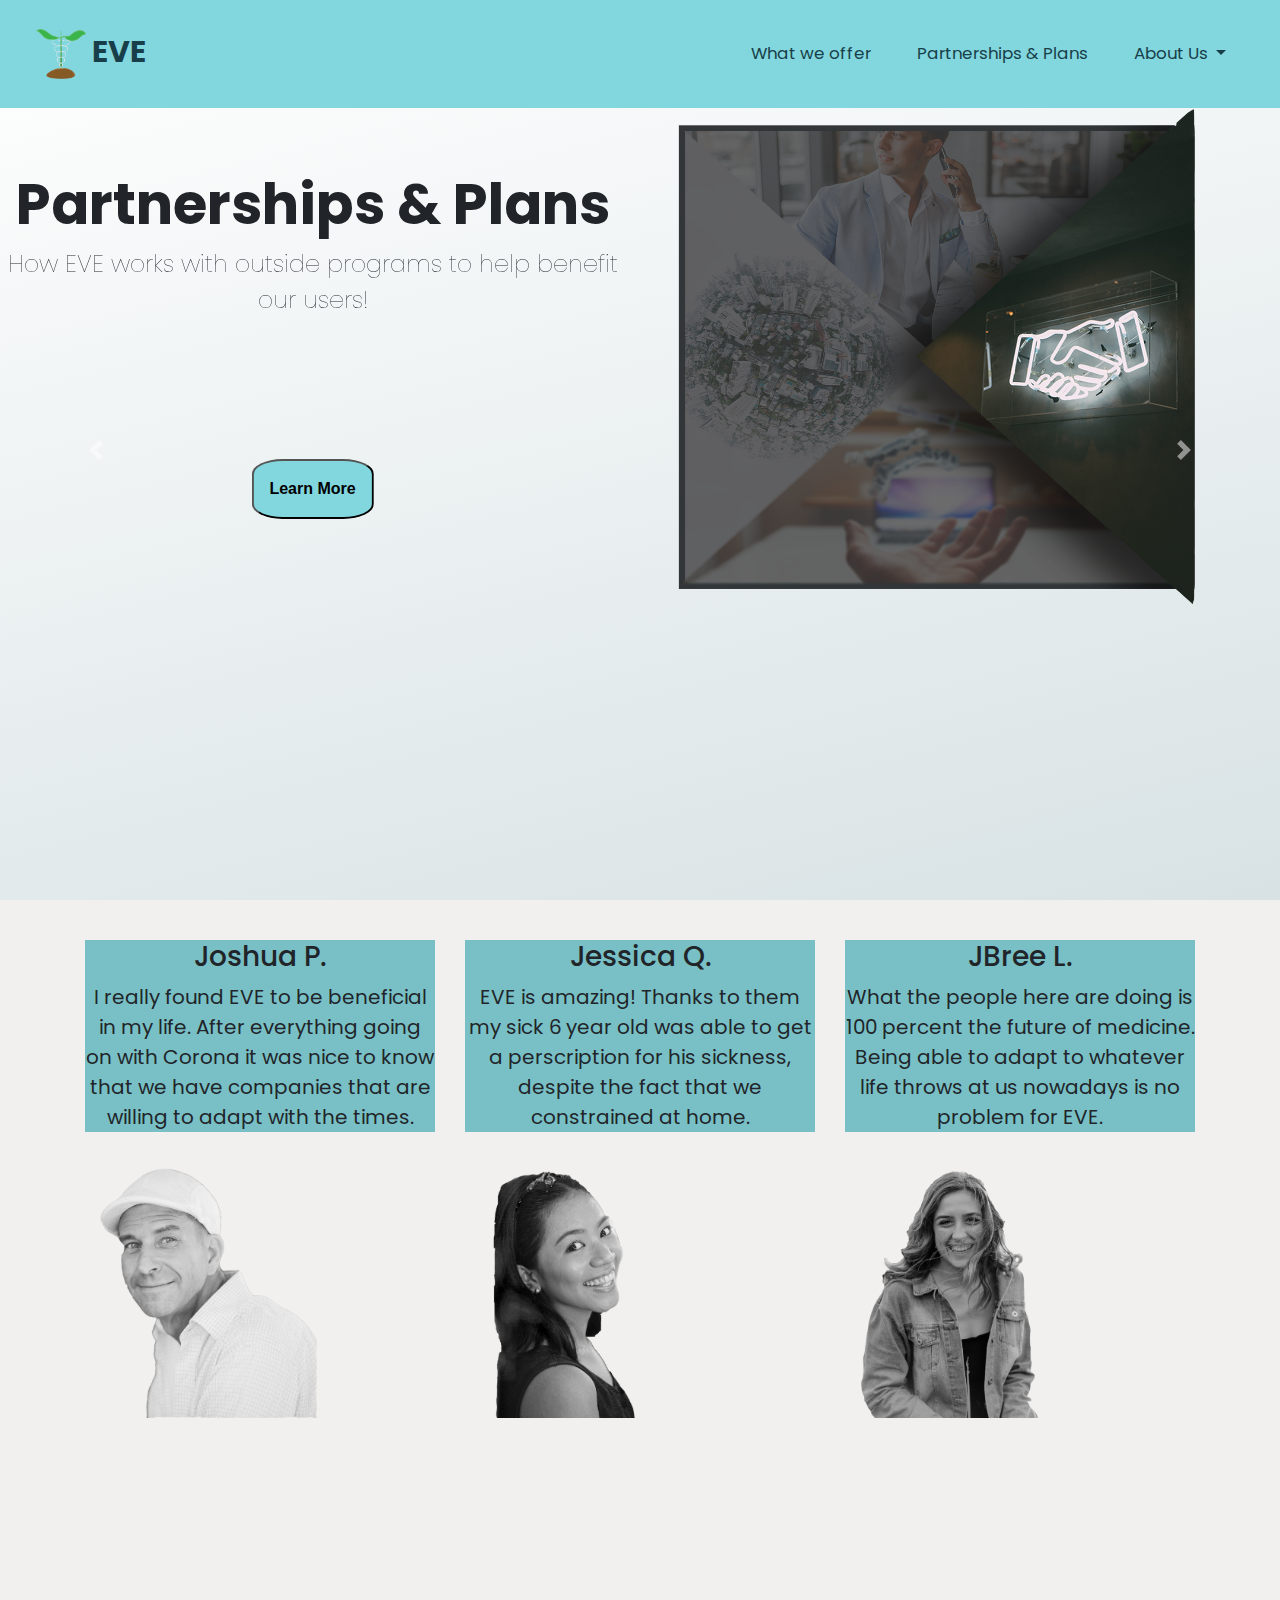
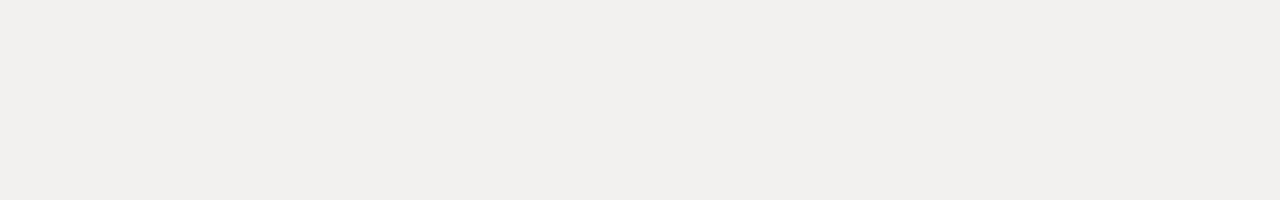
<file: index.html>
<!DOCTYPE html>
<html lang="en">

<head>

	<meta charset="utf-8">
	<meta http-equiv="X-UA-Compatible" content="IE=edge">
	<meta name="viewport" content="width=device-width, initial-scale=1">
	<title>EVE Telemedicine</title>
	<link rel="icon" href="images/roughdraft1.png">

	<link href="css/index.css" rel="stylesheet" type="text/css">
	<link href="css/bootstrap-4.4.1.css" rel="stylesheet">
	<link href="https://fonts.googleapis.com/css2?family=Poppins&display=swap" rel="stylesheet">


	<script src="js/index.js"></script>
	<script src="js/jquery-3.4.1.min.js"></script>
	<script src="js/popper.min.js"></script>
	<script src="js/bootstrap-4.4.1.js"></script>
	<script src="https://ajax.googleapis.com/ajax/libs/jquery/3.5.1/jquery.min.js"></script>

</head>

<body>
	<nav class="navbar navbar-dark navbar-expand-lg fixed-top" id="nav" onmouseover="opaque(this)"
		onmouseout="transparent(this)">
		<a class="navbar-brand" href="index.html">
			<img src="images/roughdraft1.png" width="50" height="50" class="d-inline-block align-center" alt=""
				loading="lazy"> EVE
		</a>
		<button class="navbar-toggler" type="button" data-toggle="collapse" data-target="#navbarToggler"
			aria-controls="navbarTogglerDemo02" aria-expanded="false" aria-label="Toggle navigation">
			<span class="navbar-toggler-icon"></span>
		</button>

		<div class="collapse navbar-collapse" id="navbarToggler">
			<ul class="navbar-nav ml-auto">
				<li class="nav-item active">
					<a class="nav-link" href="products.html">What we offer<span class="sr-only">(current)</span></a>
				</li>

				<li class="nav-item">
					<a class="nav-link" href="PartAndPlans.html" id="navbarDropdownMenuLink">
						Partnerships & Plans
					</a>
					<!-- <div class="dropdown-menu" aria-labelledby="navbarDropdownMenuLink" onmouseover="dropDownOpen(this)"
						onmouseleave="dropDownClose(this)" id="navDropdown2">
						<a class="dropdown-item" href="#">Company History</a>
						<a class="dropdown-item" href="#">Staff and Members</a>
					</div> -->
				</li>

				<li class="nav-item dropdown">
					<a class="nav-link dropdown-toggle" href="#" id="navbarDropdownMenuLink" role="button"
						data-toggle="dropdown" aria-haspopup="true" aria-expanded="false"
						onmouseover="dropDownOpen(this)" onmouseleave="dropDownClose(this)">
						About Us
					</a>
					<div class="dropdown-menu" aria-labelledby="navbarDropdownMenuLink" onmouseover="dropDownOpen(this)"
						onmouseleave="dropDownClose(this)" id="navDropdown1">
						<a class="dropdown-item" href="timeline.html">Company History</a>
						<a class="dropdown-item" href="aboutUs.html">Staff and Members</a>
					</div>
				</li>
			</ul>
		</div>
	</nav>
	<div class="section" id="sectionOne">
		<div id="carouselExampleControls" class="carousel slide carousel-fade" data-ride="carousel">
			<div class="carousel-inner">
				<div class="carousel-item active ">
					<div class="row">
						<div class="col-6 info">
							<h2>Partnerships & Plans</h2>
							<h6>How EVE works with outside programs to help benefit our users!</h4>
								<div class="row">
									<div class="col-12 btnContainer">
										<div class="buttonDiv">
											<button onclick="window.location.href='products.html';">Learn More</button>
										</div>
									</div>
								</div>
						</div>
						<div class="col-6">
							<img src="images\PartnerShip.png" class="d-block w-100" alt="...">
						</div>
					</div>
				</div>
				<div class="carousel-item">
					<div class="row">
						<div class="col-6 info">
							<h2>What we offer</h2>
							<h6>What EVE offers to help ensure a better, healthier future</h6>
							<div class="row">
								<div class="col-12 btnContainer">
									<div class="buttonDiv">
										<button onclick="window.location.href='products.html';">Learn More</button>
									</div>
								</div>
							</div>
						</div>
						<div class="col-6">
							<img src="images\Products.png" class="d-block w-100" alt="...">
						</div>
					</div>
				</div>
				<div class="carousel-item">
					<div class="row">
						<div class="col-6 info">
							<h2>Company History</h2>
							<h6>Learn more about the history behind EVE and how we got to the point we are at now.</h6>
							<div class="row">
								<div class="col-12 btnContainer">
									<div class="buttonDiv">
										<button onclick="window.location.href='timeline.html';">Learn More</button>
									</div>
								</div>
							</div>
						</div>
						<div class="col-6">
							<img src="images\News.png" class="d-block w-100" alt="...">
						</div>
					</div>
				</div>
				<div class="carousel-item">
					<div class="row">
						<div class="col-6 info">
							<h2>Our Staff</h2>
							<h6>EVE's team of professionals who are leaders at heart trying to help your people.</h6>
							<div class="row">
								<div class="col-12 btnContainer">
									<div class="buttonDiv">
										<button onclick="window.location.href='aboutUs.html';">Learn More</button>
									</div>
								</div>
							</div>
						</div>
						<div class="col-6">
							<img src="images\Staff.png" class="d-block w-100" alt="...">
						</div>
					</div>
				</div>
			</div>
			<a class="carousel-control-prev" href="#carouselExampleControls" role="button" data-slide="prev">
				<span class="carousel-control-prev-icon" aria-hidden="true"></span>
				<span class="sr-only">Previous</span>
			</a>
			<a class="carousel-control-next" href="#carouselExampleControls" role="button" data-slide="next">
				<span class="carousel-control-next-icon" aria-hidden="true"></span>
				<span class="sr-only">Next</span>
			</a>
		</div>
	</div>
	<!-- <div class="section" id="sectionTwo">
		<div class="container">
			<div class="row" id="videoSection">
				<div class="col-1 iconSections">
					<div class="videoIcon">
						<button id="btn1" onclick="changeVideo1()"></button>
						<button></button>
					</div>
				</div>
				<div class="col-10">
					<div id="videoHolder">
						<video src="images\Aerial Shot Of City.mp4" id="video1" class="video" width="900" height="506.25" loop controls>
							Your browser does not support the video tag.
						</video>
					</div>
				</div>
				<div class="col-1 iconSections">
					<div class="videoIcon">
						<button></button>
						<button></button>
					</div>
				</div>
			</div>
			<div class="row" id="videoButtons">

			</div>
		</div>
	</div> -->

	<div class="section" id="sectionThree">
		<div id="reviews" class="container">
			<div class="row">

				<div class="col-md-4 review">
					<div class="reviewText">
						<h3>Joshua P.</h3>
						<p>I really found EVE to be beneficial in my life.  After everything going on with Corona it was nice to know that we have companies that are willing to adapt with the times.</p>
					</div>
					<div id="review1" class="reviewButtons" onclick="clickedAni(this)">
						<img src="images\person1.png" alt="person1">
					</div>
				</div>
				<div class="col-md-4 review">
					<div class="reviewText">
						<h3>Jessica Q.</h3>
						<p>EVE is amazing!  Thanks to them my sick 6 year old was able to get a perscription for his sickness, despite the fact that we constrained at home.</p>
					</div>
					<div id="review2" class="reviewButtons" onclick="clickedAni(this)">
						<img src="images\person2.png" alt="person1">
					</div>

				</div>
				<div class="col-md-4 review">
					<div class="reviewText">
						<h3>JBree L.</h3>
						<p>What the people here are doing is 100 percent the future of medicine.  Being able to adapt to whatever life throws at us nowadays is no problem for EVE.</p>
					</div>
					<div id="review3" class="reviewButtons" onclick="clickedAni(this)">
						<img src="images\person3.png" alt="person1">
					</div>

				</div>
			</div>
		</div>
	</div>
	</div>

	<!-- <div class="section" id="sectionThree">
		<h2>EVE Inc. Customer Reviews</h2>

		<div id="reviews" class="justify-content-around">
			<div class="review">
				<div class="starspic">
					<img src="https://www.riversideonline.com/quality/images/5-stars_2.png" width="370" height="70" alt="5/5stars">
					<p class="desc">5 out of 5 </p>
					<div class="anonymous">
						<p>Lorem ipsum dolor sit amet, consectetur adipiscing elit, sed do eiusmod tempor incididunt ut labore et dolore magna aliqua. Ut enim ad minim veniam, quis nostrud exercitation ullamco laboris nisi ut aliquip ex ea commodo consequat. Duis aute irure dolor in reprehenderit in voluptate velit esse cillum dolore eu fugiat nulla pariatur.</p>
					</div>
				</div>
			</div>

			<div class="review">
				<div class="anonymous">
					<div class="starspic">
						<img src="https://www.riversideonline.com/quality/images/5-stars_2.png" width="370" height="70" alt="5/5stars">
						<p class="desc">5 out of 5 </p>
						<div class="anonymous">
							<p>Lorem ipsum dolor sit amet, consectetur adipiscing elit, sed do eiusmod tempor incididunt ut labore et dolore magna aliqua. Ut enim ad minim veniam, quis nostrud exercitation ullamco laboris nisi ut aliquip ex ea commodo consequat. Duis aute irure dolor in reprehenderit in voluptate velit esse cillum dolore eu fugiat nulla pariatur.</p>
						</div>
					</div>
				</div>
			</div>
			<div class="review">
				<div class="anonymous">
					<div class="starspic">
						<img src="https://www.riversideonline.com/quality/images/5-stars_2.png" width="370" height="70" alt="5/5stars">						
						<p class="desc">5 out of 5 </p>
						<div class="anonymous">
							<p>Lorem ipsum dolor sit amet, consectetur adipiscing elit, sed do eiusmod tempor incididunt ut labore et dolore magna aliqua. Ut enim ad minim veniam, quis nostrud exercitation ullamco laboris nisi ut aliquip ex ea commodo consequat. Duis aute irure dolor in reprehenderit in voluptate velit esse cillum dolore eu fugiat nulla pariatur.</p>							
						</div>
					</div>
				</div>
			</div>
		</div>
	</div> -->
</body>

</html>
</file>
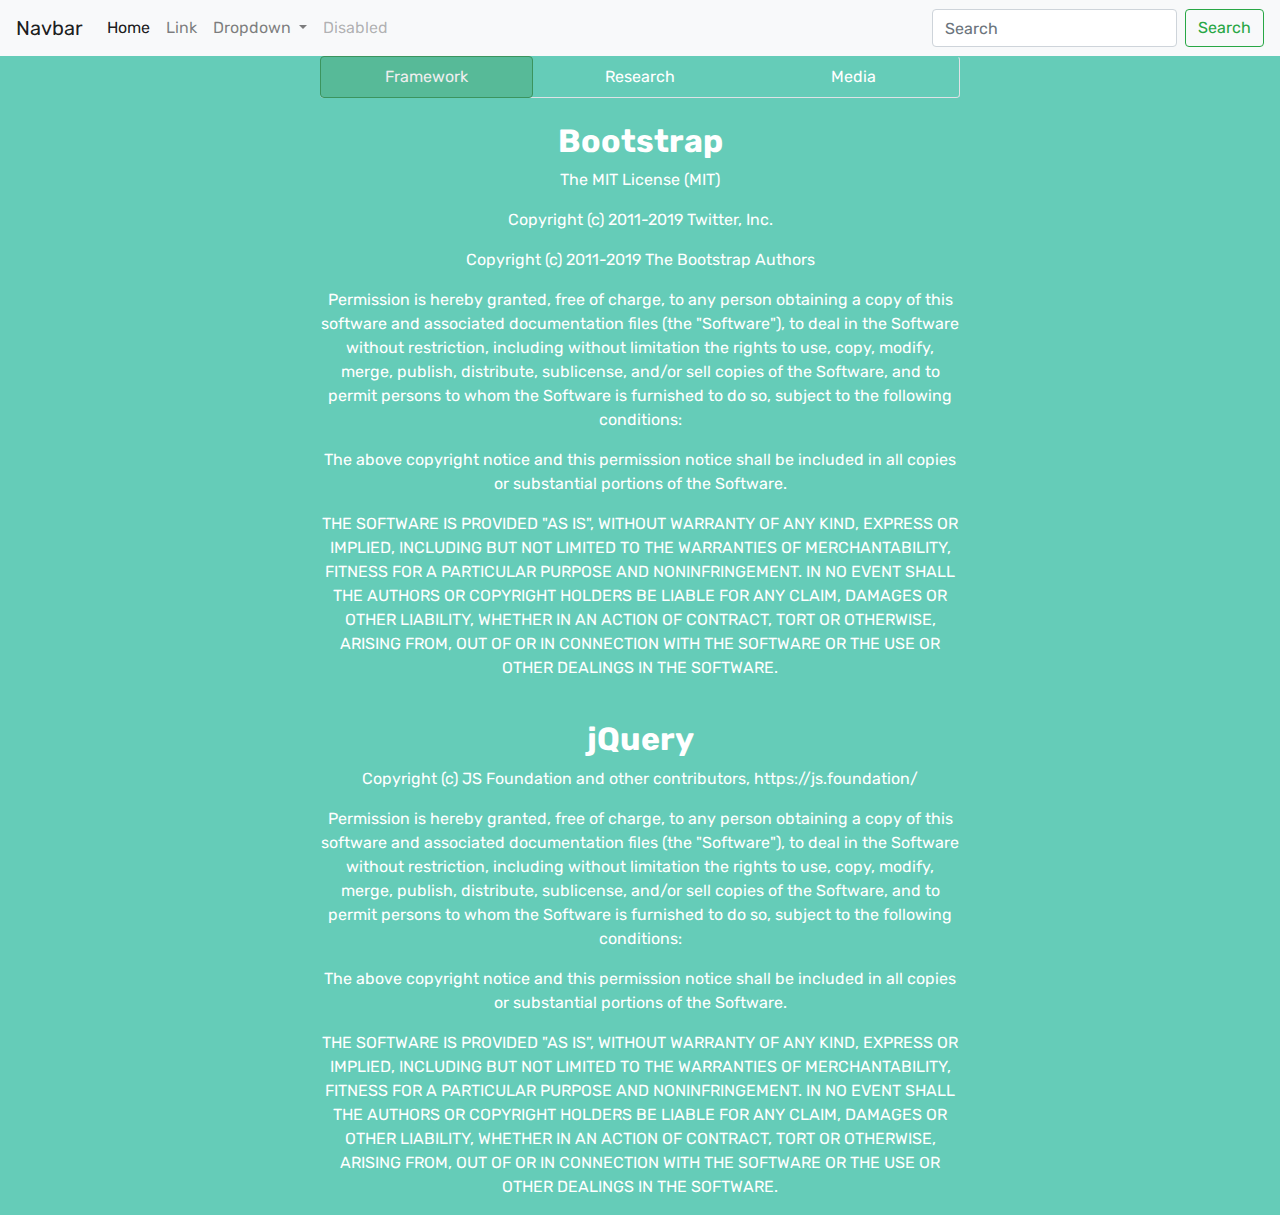
<file: about.html>
<!doctype html>
<html>
<head>
	<meta charset="utf-8">
	<meta name="viewport" content="width=device-width, initial-scale=1">
	<title>About</title>
	<link rel="stylesheet" href="https://stackpath.bootstrapcdn.com/bootstrap/4.4.1/css/bootstrap.min.css" integrity="sha384-Vkoo8x4CGsO3+Hhxv8T/Q5PaXtkKtu6ug5TOeNV6gBiFeWPGFN9MuhOf23Q9Ifjh" crossorigin="anonymous">
	<link rel="stylesheet" href="about.css" type="text/css">
	<link rel="stylesheet" href="style.css" type="text/css">
	<link href="https://fonts.googleapis.com/css?family=Rubik&display=swap" rel="stylesheet">
</head>

<body>
	<script src="https://code.jquery.com/jquery-3.4.1.slim.min.js" integrity="sha384-J6qa4849blE2+poT4WnyKhv5vZF5SrPo0iEjwBvKU7imGFAV0wwj1yYfoRSJoZ+n" crossorigin="anonymous"></script>
	<script src="https://cdn.jsdelivr.net/npm/popper.js@1.16.0/dist/umd/popper.min.js" integrity="sha384-Q6E9RHvbIyZFJoft+2mJbHaEWldlvI9IOYy5n3zV9zzTtmI3UksdQRVvoxMfooAo" crossorigin="anonymous"></script>
	<script src="https://stackpath.bootstrapcdn.com/bootstrap/4.4.1/js/bootstrap.min.js" integrity="sha384-wfSDF2E50Y2D1uUdj0O3uMBJnjuUD4Ih7YwaYd1iqfktj0Uod8GCExl3Og8ifwB6" crossorigin="anonymous"></script>
	<script src="app.js"></script>
	
	<nav class="navbar navbar-expand-lg navbar-light bg-light">
		<a class="navbar-brand" href="#">Navbar</a>
		<button class="navbar-toggler" type="button" data-toggle="collapse" data-target="#navbarSupportedContent" aria-controls="navbarSupportedContent" aria-expanded="false" aria-label="Toggle navigation">
			<span class="navbar-toggler-icon"></span>
		</button>

		<div class="collapse navbar-collapse" id="navbarSupportedContent">
			<ul class="navbar-nav mr-auto">
				<li class="nav-item active">
					<a class="nav-link" href="#">Home <span class="sr-only">(current)</span></a>
				</li>
				<li class="nav-item">
					<a class="nav-link" href="#">Link</a>
				</li>
				<li class="nav-item dropdown">
					<a class="nav-link dropdown-toggle" href="#" id="navbarDropdown" role="button" data-toggle="dropdown" aria-haspopup="true" aria-expanded="false">
						Dropdown
					</a>
					<div class="dropdown-menu" aria-labelledby="navbarDropdown">
						<a class="dropdown-item" href="#">Action</a>
						<a class="dropdown-item" href="#">Another action</a>
						<div class="dropdown-divider"></div>
						<a class="dropdown-item" href="#">Something else here</a>
					</div>
				</li>
				<li class="nav-item">
					<a class="nav-link disabled" href="#" tabindex="-1" aria-disabled="true">Disabled</a>
				</li>
			</ul>
			<form class="form-inline my-2 my-lg-0">
				<input class="form-control mr-sm-2" type="search" placeholder="Search" aria-label="Search">
				<button class="btn btn-outline-success my-2 my-sm-0" type="submit">Search</button>
			</form>
		</div>
	</nav>
	
	
	
	<div class="section">
		<div class="sectionHeader">
			<ul class="nav nav-tabs nav-justified rounded" id="myTab" role="tablist">
				<li class="nav-item">
					<a class="nav-link border-left rounded active" id="framework-tab" data-toggle="tab" href="#home" role="tab" aria-controls="home" aria-selected="true">Framework</a>
				</li>
				<li class="nav-item">
					<a class="nav-link" id="research-tab" data-toggle="tab" href="#profile" role="tab" aria-controls="profile" aria-selected="false">Research</a>
				</li>
				<li class="nav-item">
					<a class="nav-link border-right rounded" id="media-tab" data-toggle="tab" href="#contact" role="tab" aria-controls="contact" aria-selected="false">Media</a>
				</li>
			</ul>
			<div class="tab-content" id="myTabContent">
				<div class="tab-pane fade show active" id="home" role="tabpanel" aria-labelledby="framework-tab">
					<br>
					<h2>Bootstrap</h2>
					<p>The MIT License (MIT)</p>
					<p>Copyright (c) 2011-2019 Twitter, Inc.</p>
					<p>Copyright (c) 2011-2019 The Bootstrap Authors</p>
					<p>Permission is hereby granted, free of charge, to any person obtaining a copy of this software and associated documentation files (the "Software"), to deal in the Software without restriction, including without limitation the rights to use, copy, modify, merge, publish, distribute, sublicense, and/or sell copies of the Software, and to permit persons to whom the Software is furnished to do so, subject to the following conditions:</p>
					<p>The above copyright notice and this permission notice shall be included in all copies or substantial portions of the Software.</p>
					<p>THE SOFTWARE IS PROVIDED "AS IS", WITHOUT WARRANTY OF ANY KIND, EXPRESS OR IMPLIED, INCLUDING BUT NOT LIMITED TO THE WARRANTIES OF MERCHANTABILITY, FITNESS FOR A PARTICULAR PURPOSE AND NONINFRINGEMENT. IN NO EVENT SHALL THE AUTHORS OR COPYRIGHT HOLDERS BE LIABLE FOR ANY CLAIM, DAMAGES OR OTHER LIABILITY, WHETHER IN AN ACTION OF CONTRACT, TORT OR OTHERWISE, ARISING FROM, OUT OF OR IN CONNECTION WITH THE SOFTWARE OR THE USE OR OTHER DEALINGS IN THE SOFTWARE.</p>
					<br>
					<h2>jQuery</h2>
					<p>Copyright (c) JS Foundation and other contributors, https://js.foundation/</p>
					<p>Permission is hereby granted, free of charge, to any person obtaining a copy of this software and associated documentation files (the "Software"), to deal in the Software without restriction, including without limitation the rights to use, copy, modify, merge, publish, distribute, sublicense, and/or sell copies of the Software, and to permit persons to whom the Software is furnished to do so, subject to the following conditions:</p>
					<p>The above copyright notice and this permission notice shall be included in all copies or substantial portions of the Software.</p>
					<p>THE SOFTWARE IS PROVIDED "AS IS", WITHOUT WARRANTY OF ANY KIND, EXPRESS OR IMPLIED, INCLUDING BUT NOT LIMITED TO THE WARRANTIES OF MERCHANTABILITY, FITNESS FOR A PARTICULAR PURPOSE AND NONINFRINGEMENT. IN NO EVENT SHALL THE AUTHORS OR COPYRIGHT HOLDERS BE LIABLE FOR ANY CLAIM, DAMAGES OR OTHER LIABILITY, WHETHER IN AN ACTION OF CONTRACT, TORT OR OTHERWISE, ARISING FROM, OUT OF OR IN CONNECTION WITH THE SOFTWARE OR THE USE OR OTHER DEALINGS IN THE SOFTWARE.</p>
				</div>
				
				<div class="tab-pane fade" id="profile" role="tabpanel" aria-labelledby="research-tab">
					<br>
					<h2>Tesla, Inc.</h2>
					<p>“Electric Cars, Solar Panels & Clean Energy Storage: Tesla.” <i>Tesla, Inc</i>, www.tesla.com/.</p>
					<br>
					<h2>Automobili Lamborghini S.p.A.</h2>
					<p>“Automobili Lamborghini - Official Website.” <i>Lamborghini.com</i>, www.lamborghini.com/.</p>
					<br>
					<h2>Nurture Digital</h2>
					<p>“Creative Digital Content.” <i>Nurture Digital</i>, www.nurturedigital.com/.</p>
				</div>
				
				<div class="tab-pane fade" id="contact" role="tabpanel" aria-labelledby="media-tab">
					<br>
					<h2>MEDIA NAME</h2>
					<p>Media description/MLA citation</p>
				</div>
			</div>
		</div>
	</div>
</body>	
</html>
</file>
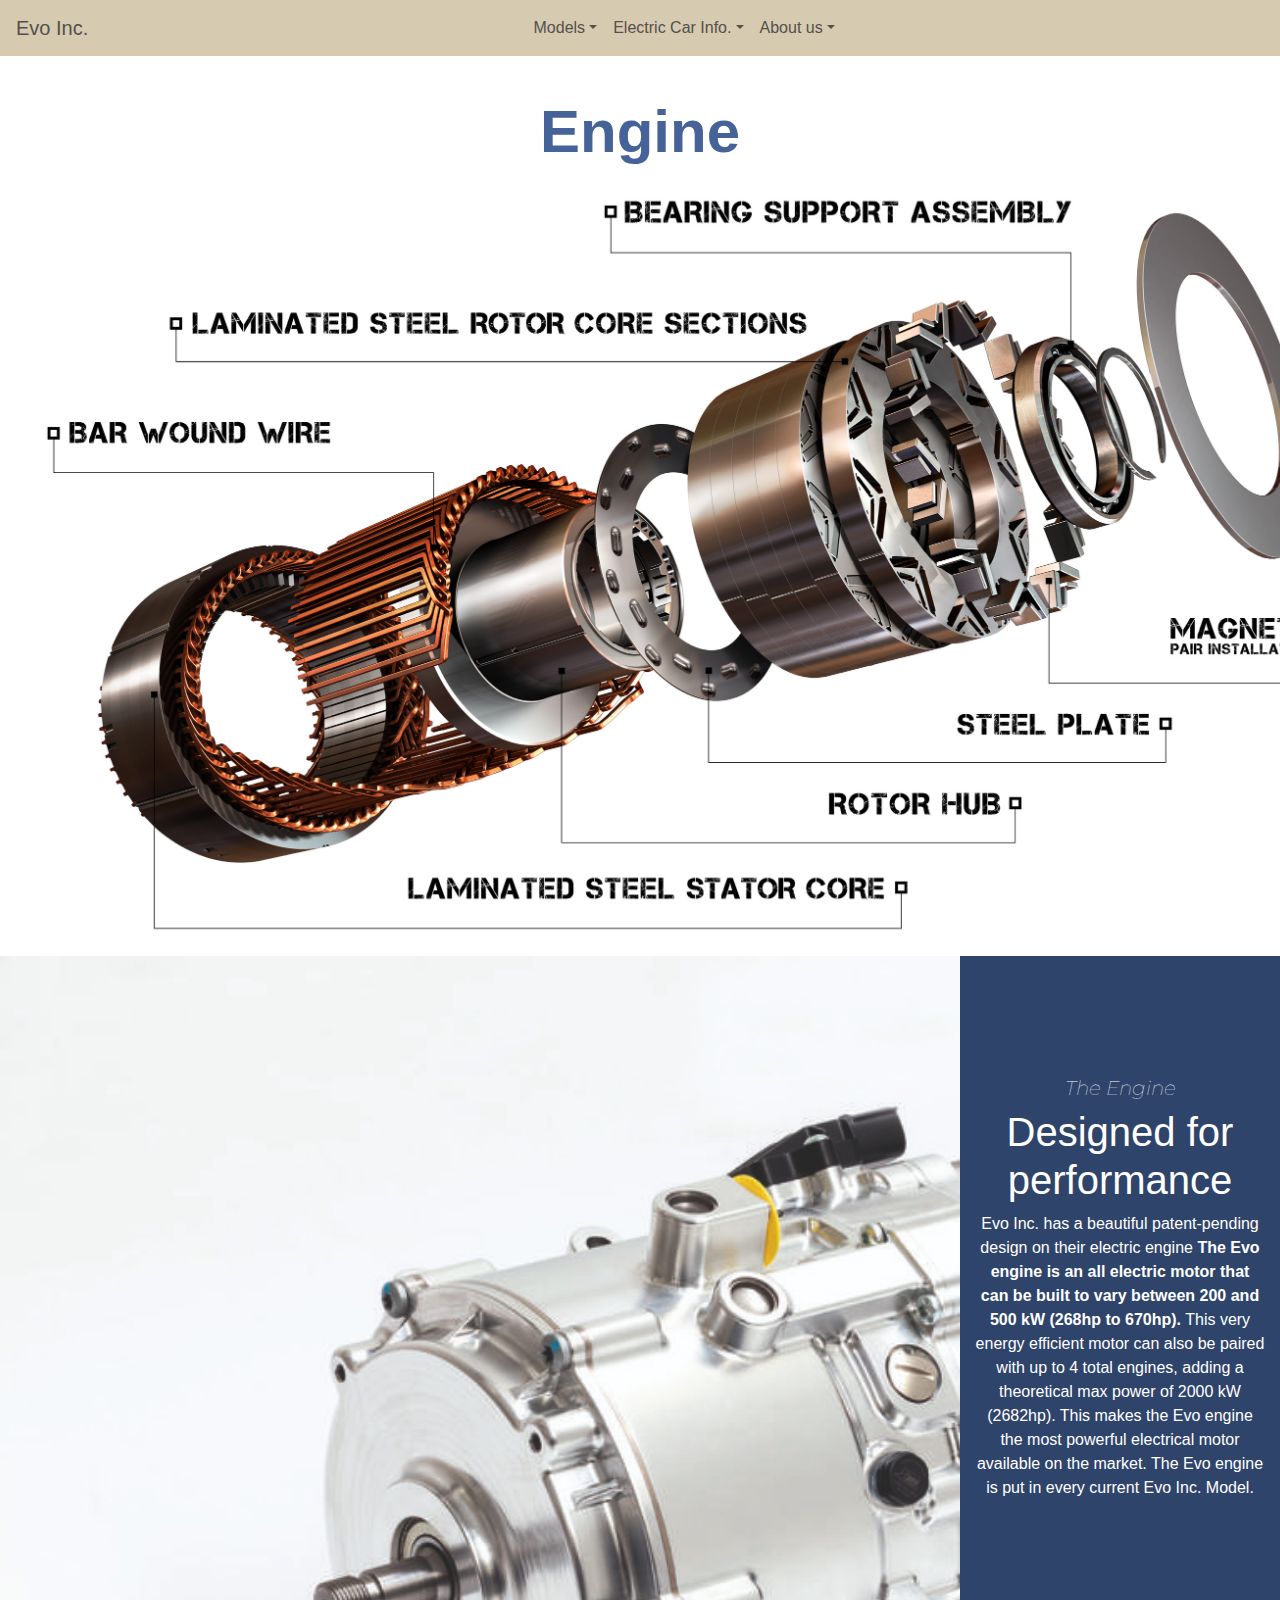
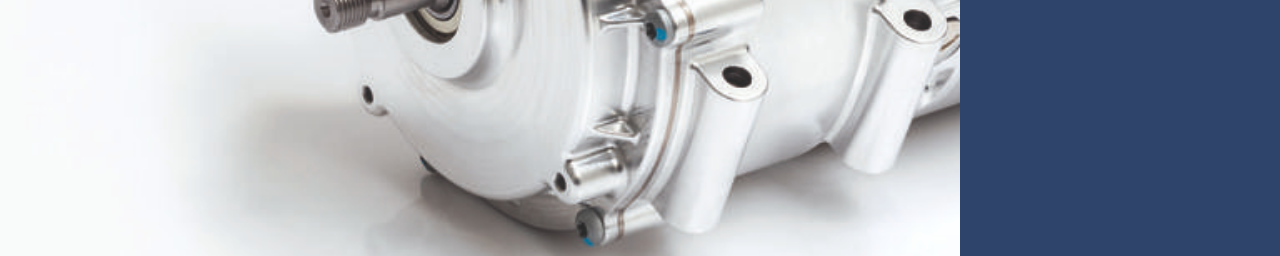
<file: engine.html>
<!doctype html>
<html>

<head>
    <meta charset="utf-8">
    <title>Evo Inc. Electric Cars</title>
    <link rel="stylesheet" href="https://stackpath.bootstrapcdn.com/bootstrap/4.4.1/css/bootstrap.min.css"
        integrity="sha384-Vkoo8x4CGsO3+Hhxv8T/Q5PaXtkKtu6ug5TOeNV6gBiFeWPGFN9MuhOf23Q9Ifjh" crossorigin="anonymous">
    <!--Bootstrap Javascript links-->
    <script src="https://code.jquery.com/jquery-3.4.1.slim.min.js"
        integrity="sha384-J6qa4849blE2+poT4WnyKhv5vZF5SrPo0iEjwBvKU7imGFAV0wwj1yYfoRSJoZ+n"
        crossorigin="anonymous"></script>
    <script src="https://cdn.jsdelivr.net/npm/popper.js@1.16.0/dist/umd/popper.min.js"
        integrity="sha384-Q6E9RHvbIyZFJoft+2mJbHaEWldlvI9IOYy5n3zV9zzTtmI3UksdQRVvoxMfooAo"
        crossorigin="anonymous"></script>
    <script src="https://stackpath.bootstrapcdn.com/bootstrap/4.4.1/js/bootstrap.min.js"
        integrity="sha384-wfSDF2E50Y2D1uUdj0O3uMBJnjuUD4Ih7YwaYd1iqfktj0Uod8GCExl3Og8ifwB6"
        crossorigin="anonymous"></script>
    <!--Css link-->
    <link rel="stylesheet" href="engine.css" type="text/css">
    <link rel="stylesheet" href="stylesheet.css" type="text/css">
    <link href="https://fonts.googleapis.com/css?family=Montserrat:600&display=swap" rel="stylesheet">
    <!--Javascript link-->
    <script src="app.js"></script>
</head>

<body>
    <nav class="navbar navbar-expand-md sticky-top">
        <a class="navbar-brand" href="https://tsa-webmaster.github.io/">Evo Inc.</a>

        <div class="collapse navbar-collapse justify-content-center" id="navbarNav">
            <ul class="navbar-nav">
                <li class="nav-item dropdown">
                    <a class="nav-link dropdown-toggle" data-toggle="dropdown" href="#" role="button"
                        aria-haspopup="true" aria-expanded="false">Models</a>
                    <div class="dropdown-menu">
                        <a class="dropdown-item" href="modeli.html">Model I</a>
                        <a class="dropdown-item" href="modelii.html">Model II</a>
                        <a class="dropdown-item" href="modeliii.html">Model III</a>
                        <a class="dropdown-item" href="modeliv.html">Model IV</a>
                    </div>
                </li>
                <li class="nav-item dropdown">
                    <a class="nav-link dropdown-toggle" data-toggle="dropdown" href="#" role="button"
                        aria-haspopup="true" aria-expanded="false">Electric Car Info.</a>
                    <div class="dropdown-menu">
                        <a class="dropdown-item" href="engine.html">Engine</a>
                        <a class="dropdown-item" href="battery.html">Battery</a>
                        <!--How the car is good for the future-->
                    </div>
                </li>
                <li class="nav-item dropdown">
                    <a class="nav-link dropdown-toggle" data-toggle="dropdown" href="#" role="button"
                        aria-haspopup="true" aria-expanded="false">About us</a>
                    <div class="dropdown-menu">
                        <a class="dropdown-item" href="https://tsa-webmaster.github.io/stem-at-exeter/">Our STEM
                            Courses</a>
                        <a class="dropdown-item" href="https://tsa-webmaster.github.io/patsa/">Our TSA Chapter</a>
                        <a class="dropdown-item" href="index.html">Design Brief</a>
                    </div>
                </li>
            </ul>
        </div>
    </nav>
    <section id="modelI-intro">
        <div class="container">
            <div class="row">
                <div class="col align-self-center">
                    <h1 id="modelOneHead">Engine</h1>
                </div>
            </div>
        </div>
    </section>
    <div class="line"></div>
    <section id="modelI-info">
        <div class="container" id="modelI-infoText">
            <div class="row subscriptTitle_MI">
                <div class="col-xl-12">
                    <br>
                    <br>
                    <br>
                    <br>
                    <br>
                    <h5>The Engine</h5>
                </div>
            </div>
            <div class="row">
                <div class="col-xl-12">
                    <h1>Designed for performance</h1>
                </div>
            </div>
            <div id="row">
                <div id="col-xl-12">
                    <p>Evo Inc. has a beautiful patent-pending design on their electric engine<strong>  The Evo engine is an all electric motor that can be built to vary between 200 and 500 kW
                        (268hp to 670hp).</strong>  This very energy efficient motor can also be paired with up to 4 total engines, adding a
                        theoretical max power of 2000 kW (2682hp). This makes the Evo engine the most powerful
                        electrical motor available on the market. The Evo engine is put in every current Evo Inc. Model.
                    </p>
                </div>
            </div>
        </div>
    </section>
</body>

</html>
</file>
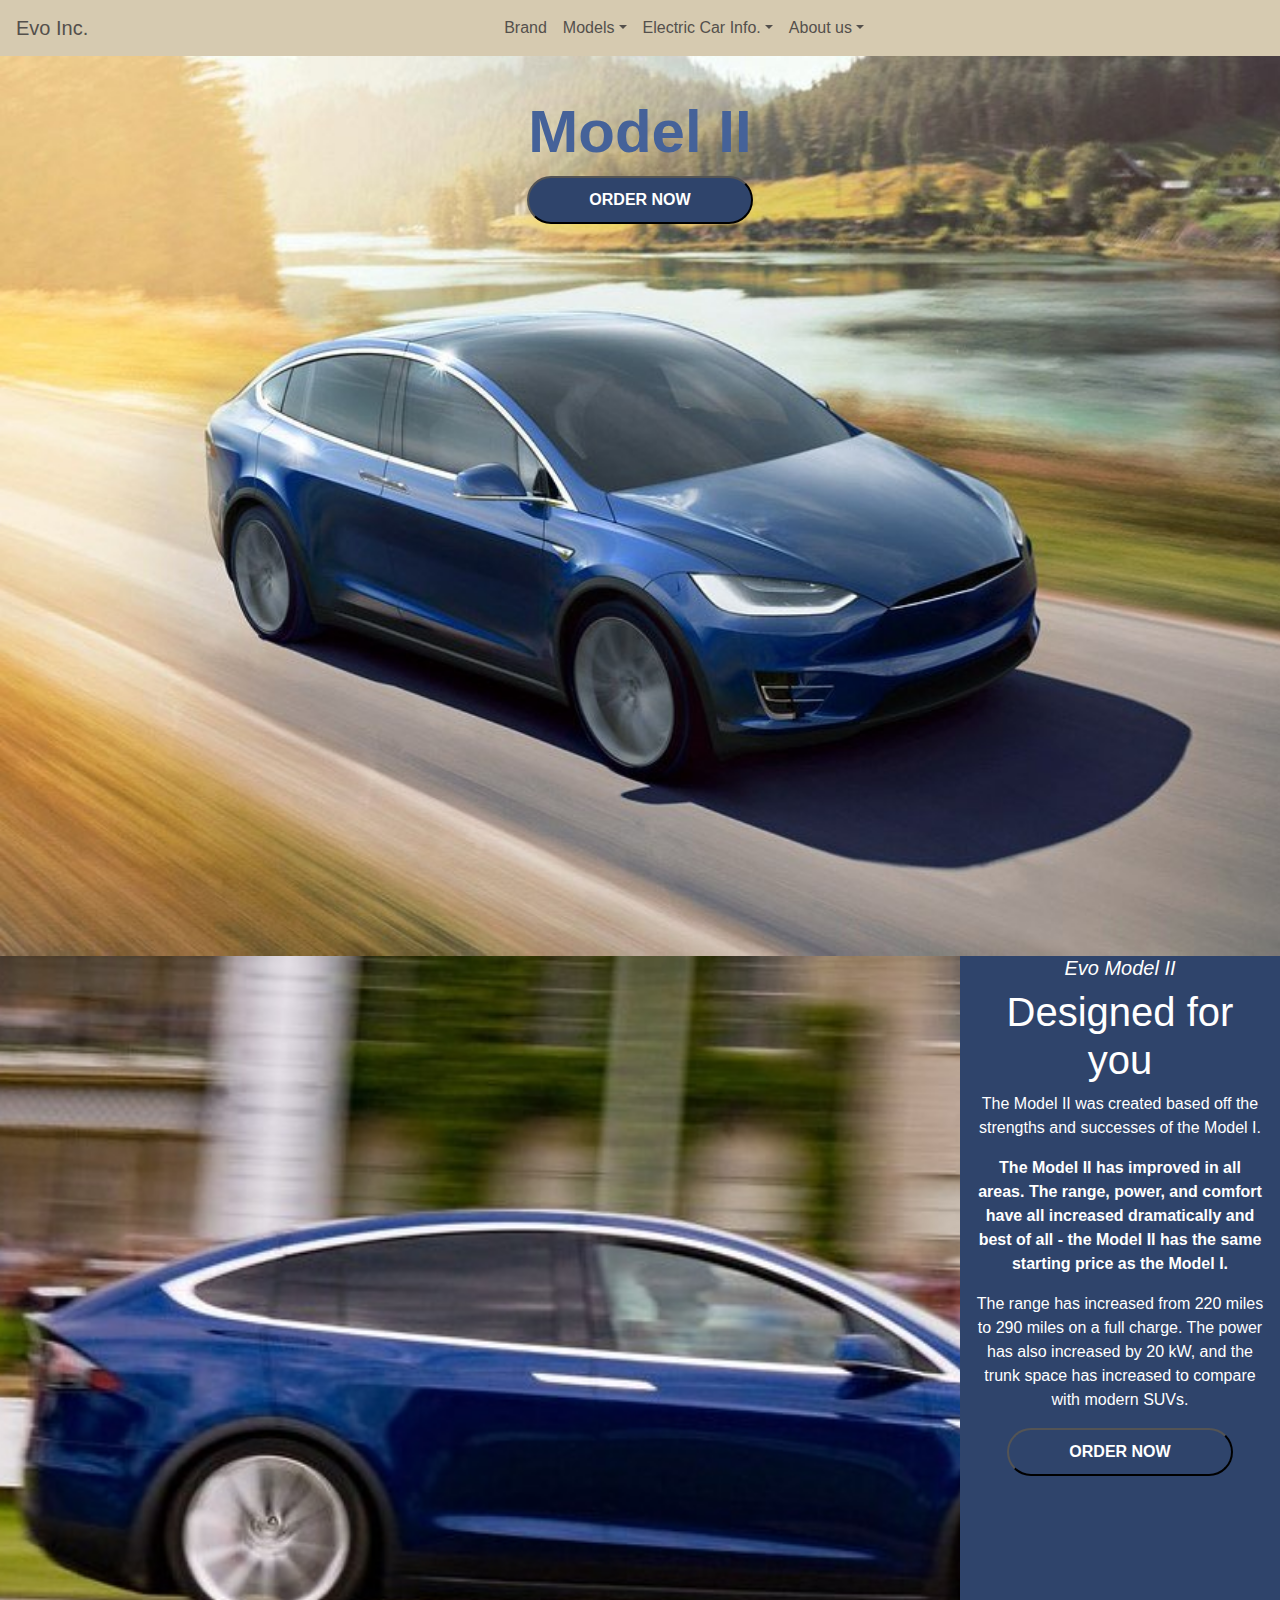
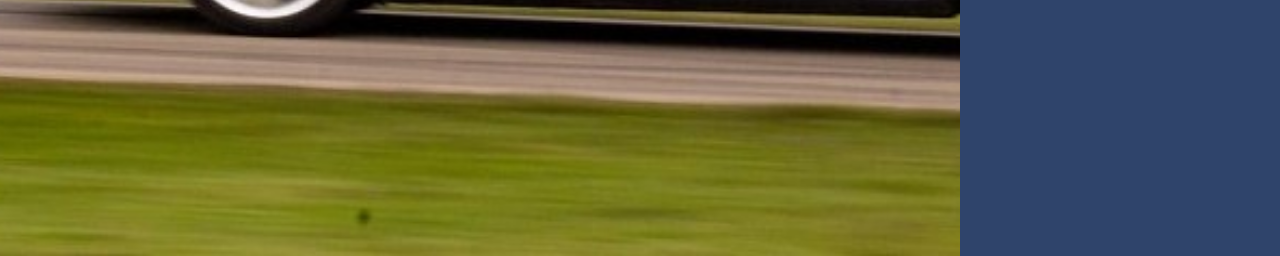
<file: modelII.html>
<!doctype html>
<html>

<head>
    <meta charset="utf-8">
    <title>Evo Inc. Electric Cars</title>
    <link rel="stylesheet" href="https://stackpath.bootstrapcdn.com/bootstrap/4.4.1/css/bootstrap.min.css"
        integrity="sha384-Vkoo8x4CGsO3+Hhxv8T/Q5PaXtkKtu6ug5TOeNV6gBiFeWPGFN9MuhOf23Q9Ifjh" crossorigin="anonymous">
    <!--Bootstrap Javascript links-->
    <script src="https://code.jquery.com/jquery-3.4.1.slim.min.js"
        integrity="sha384-J6qa4849blE2+poT4WnyKhv5vZF5SrPo0iEjwBvKU7imGFAV0wwj1yYfoRSJoZ+n"
        crossorigin="anonymous"></script>
    <script src="https://cdn.jsdelivr.net/npm/popper.js@1.16.0/dist/umd/popper.min.js"
        integrity="sha384-Q6E9RHvbIyZFJoft+2mJbHaEWldlvI9IOYy5n3zV9zzTtmI3UksdQRVvoxMfooAo"
        crossorigin="anonymous"></script>
    <script src="https://stackpath.bootstrapcdn.com/bootstrap/4.4.1/js/bootstrap.min.js"
        integrity="sha384-wfSDF2E50Y2D1uUdj0O3uMBJnjuUD4Ih7YwaYd1iqfktj0Uod8GCExl3Og8ifwB6"
        crossorigin="anonymous"></script>
    <!--Css link-->
    <link rel="stylesheet" href="stylesheet.css" type="text/css">
    <link rel="stylesheet" href="modelII.css" type="text/css">
    <!--Javascript link-->
    <script src="app.js"></script>
</head>

<body>
    <nav class="navbar navbar-expand-md sticky-top">
        <a class="navbar-brand" href="https://tsa-webmaster.github.io/">Evo Inc.</a>

        <div class="collapse navbar-collapse justify-content-center" id="navbarNav">
            <ul class="navbar-nav">
                <li class="nav-item active">
                    <a class="nav-link" href="brand.html">Brand</a>
                </li>
                <li class="nav-item dropdown">
                    <a class="nav-link dropdown-toggle" data-toggle="dropdown" href="#" role="button"
                        aria-haspopup="true" aria-expanded="false">Models</a>
                    <div class="dropdown-menu">
                        <a class="dropdown-item" href="modeli.html">Model I</a>
                        <a class="dropdown-item" href="modelii.html">Model II</a>
                        <a class="dropdown-item" href="modeliii.html">Model III</a>
                        <a class="dropdown-item" href="modeliv.html">Model IV</a>
                    </div>
                </li>
                <li class="nav-item dropdown">
                    <a class="nav-link dropdown-toggle" data-toggle="dropdown" href="#" role="button"
                        aria-haspopup="true" aria-expanded="false">Electric Car Info.</a>
                    <div class="dropdown-menu">
                        <a class="dropdown-item" href="Engine.html">Engine</a>
                        <a class="dropdown-item" href="impact.html">The Bigger Picture</a>
                        <!--How the car is good for the future-->
                    </div>
                </li>
                <li class="nav-item dropdown">
                    <a class="nav-link dropdown-toggle" data-toggle="dropdown" href="#" role="button"
                        aria-haspopup="true" aria-expanded="false">About us</a>
                    <div class="dropdown-menu">
                        <a class="dropdown-item" href="https://tsa-webmaster.github.io/stem-at-exeter/">Our STEM
                            Courses</a>
                        <a class="dropdown-item" href="https://tsa-webmaster.github.io/patsa/">Our TSA Chapter</a>
                        <a class="dropdown-item" href="index.html">Design Brief</a>
                    </div>
                </li>
            </ul>
        </div>
    </nav>
    <section id="modelI-intro">
        <div class="container">
          <div class="row">
                <div class="col align-self-center">
                  <h1 id="modelOneHead">Model II</h1>
              </div>
            </div>
            <div class="row">
                <div class="col-xl-12" id="modelOneOrderButton">
                    <button class="orderBtn">ORDER NOW</button>
                </div>
            </div>
        </div>
    </section>
    <section id="modelI-info">
        <div class="container" id="modelI-infoText">
            <div class="row subscriptTitle_MI">
                <div class="col-xl-12">
                  <h5>Evo Model II</h5>
                </div>
            </div>
            <div class="row">
                <div class="col-xl-12">
                  <h1>Designed for you</h1>
                </div>
            </div>
            <div id="row">
                <div id="col-xl-12">
                  <p> The Model II was created based off the strengths and successes of the Model I. </p>
                  <p><strong>The Model II has improved in all areas. The range, power, and comfort have all increased dramatically and best of all - the Model II has the same starting price as the Model I. </strong></p>
                  <p> The range has increased from 220 miles to 290 miles on a full charge. The power has also increased by 20 kW, and the trunk space has increased to compare with modern SUVs.</p>
                </div>
                <div class="col-xl-12">
                    <div class="col-xl-12" id="modelOneOrderButtonTRANS">
                        <button class="orderBtn">ORDER NOW</button>
                  </div>
              </div>
            </div>
        </div>
    </section>
</body>

</html>
</file>
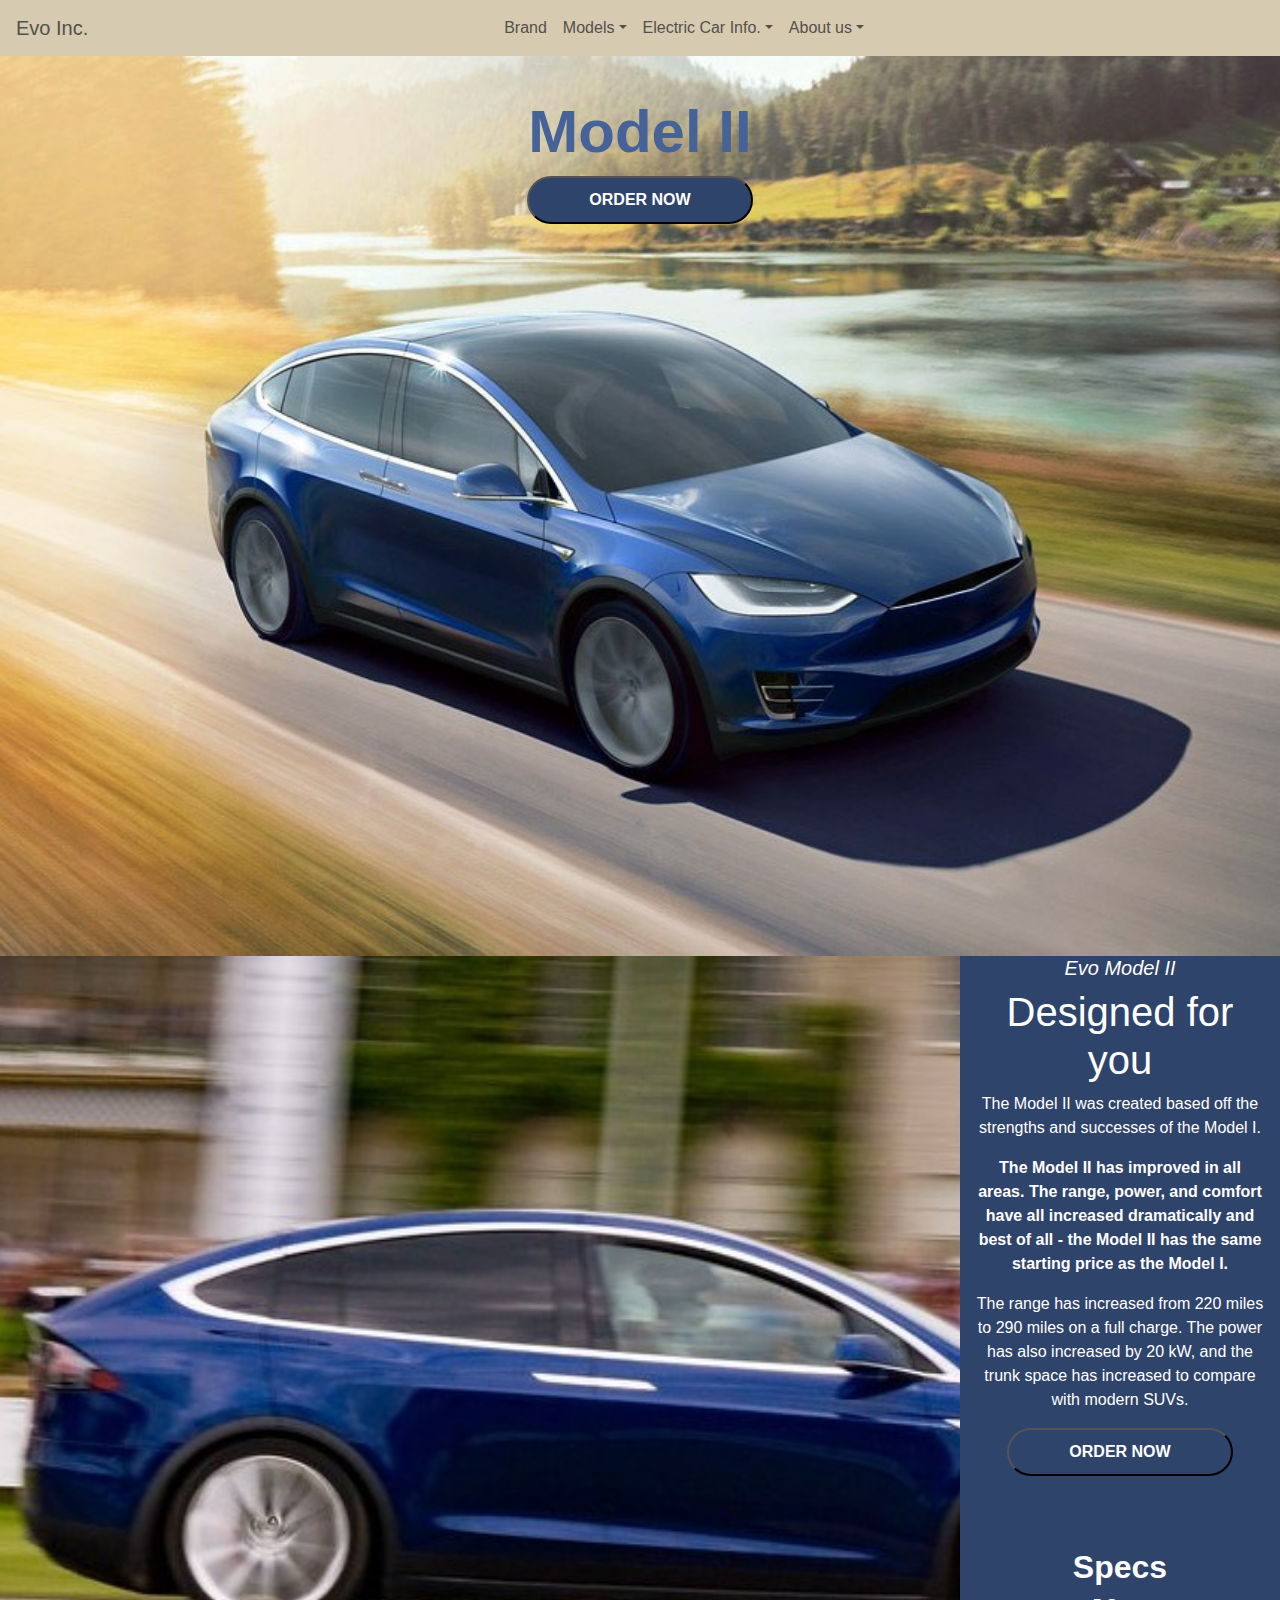
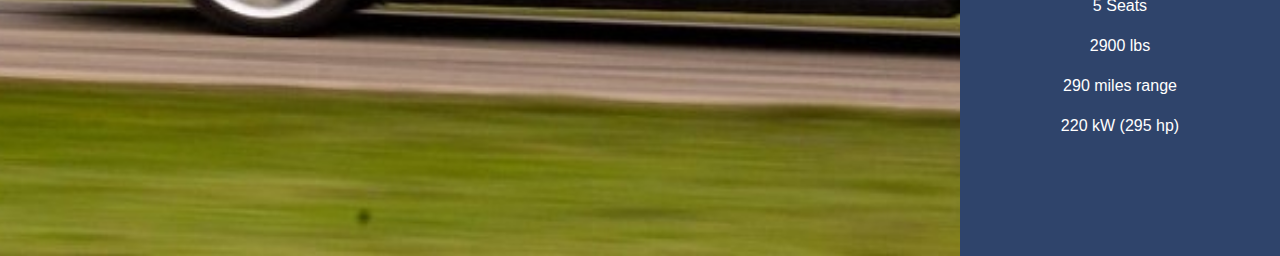
<file: modelii.html>
<!doctype html>
<html>

<head>
    <meta charset="utf-8">
    <title>Evo Inc. Electric Cars</title>
    <link rel="stylesheet" href="https://stackpath.bootstrapcdn.com/bootstrap/4.4.1/css/bootstrap.min.css"
        integrity="sha384-Vkoo8x4CGsO3+Hhxv8T/Q5PaXtkKtu6ug5TOeNV6gBiFeWPGFN9MuhOf23Q9Ifjh" crossorigin="anonymous">
    <!--Bootstrap Javascript links-->
    <script src="https://code.jquery.com/jquery-3.4.1.slim.min.js"
        integrity="sha384-J6qa4849blE2+poT4WnyKhv5vZF5SrPo0iEjwBvKU7imGFAV0wwj1yYfoRSJoZ+n"
        crossorigin="anonymous"></script>
    <script src="https://cdn.jsdelivr.net/npm/popper.js@1.16.0/dist/umd/popper.min.js"
        integrity="sha384-Q6E9RHvbIyZFJoft+2mJbHaEWldlvI9IOYy5n3zV9zzTtmI3UksdQRVvoxMfooAo"
        crossorigin="anonymous"></script>
    <script src="https://stackpath.bootstrapcdn.com/bootstrap/4.4.1/js/bootstrap.min.js"
        integrity="sha384-wfSDF2E50Y2D1uUdj0O3uMBJnjuUD4Ih7YwaYd1iqfktj0Uod8GCExl3Og8ifwB6"
        crossorigin="anonymous"></script>
    <!--Css link-->
    <link rel="stylesheet" href="stylesheet.css" type="text/css">
    <link rel="stylesheet" href="modelII.css" type="text/css">
    <!--Javascript link-->
    <script src="app.js"></script>
</head>

<body>
    <nav class="navbar navbar-expand-md sticky-top">
        <a class="navbar-brand" href="https://tsa-webmaster.github.io/">Evo Inc.</a>

        <div class="collapse navbar-collapse justify-content-center" id="navbarNav">
            <ul class="navbar-nav">
                <li class="nav-item active">
                    <a class="nav-link" href="brand.html">Brand</a>
                </li>
                <li class="nav-item dropdown">
                    <a class="nav-link dropdown-toggle" data-toggle="dropdown" href="#" role="button"
                        aria-haspopup="true" aria-expanded="false">Models</a>
                    <div class="dropdown-menu">
                        <a class="dropdown-item" href="modeli.html">Model I</a>
                        <a class="dropdown-item" href="modelii.html">Model II</a>
                        <a class="dropdown-item" href="modeliii.html">Model III</a>
                        <a class="dropdown-item" href="modeliv.html">Model IV</a>
                    </div>
                </li>
                <li class="nav-item dropdown">
                    <a class="nav-link dropdown-toggle" data-toggle="dropdown" href="#" role="button"
                        aria-haspopup="true" aria-expanded="false">Electric Car Info.</a>
                    <div class="dropdown-menu">
                        <a class="dropdown-item" href="Engine.html">Engine</a>
                        <a class="dropdown-item" href="impact.html">The Bigger Picture</a>
                        <!--How the car is good for the future-->
                    </div>
                </li>
                <li class="nav-item dropdown">
                    <a class="nav-link dropdown-toggle" data-toggle="dropdown" href="#" role="button"
                        aria-haspopup="true" aria-expanded="false">About us</a>
                    <div class="dropdown-menu">
                        <a class="dropdown-item" href="https://tsa-webmaster.github.io/stem-at-exeter/">Our STEM
                            Courses</a>
                        <a class="dropdown-item" href="https://tsa-webmaster.github.io/patsa/">Our TSA Chapter</a>
                        <a class="dropdown-item" href="index.html">Design Brief</a>
                    </div>
                </li>
            </ul>
        </div>
    </nav>
    <section id="modelI-intro">
        <div class="container">
          <div class="row">
                <div class="col align-self-center">
                  <h1 id="modelOneHead">Model II</h1>
              </div>
            </div>
            <div class="row">
                <div class="col-xl-12" id="modelOneOrderButton">
                    <button class="orderBtn">ORDER NOW</button>
                </div>
            </div>
        </div>
    </section>
    <section id="modelI-info">
        <div class="container" id="modelI-infoText">
            <div class="row subscriptTitle_MI">
                <div class="col-xl-12">
                  <h5>Evo Model II</h5>
                </div>
            </div>
            <div class="row">
                <div class="col-xl-12">
                  <h1>Designed for you</h1>
                </div>
            </div>
            <div id="row">
                <div id="col-xl-12">
                  <p> The Model II was created based off the strengths and successes of the Model I. </p>
                  <p><strong>The Model II has improved in all areas. The range, power, and comfort have all increased dramatically and best of all - the Model II has the same starting price as the Model I. </strong></p>
                  <p> The range has increased from 220 miles to 290 miles on a full charge. The power has also increased by 20 kW, and the trunk space has increased to compare with modern SUVs.</p>
                </div>
                <div class="col-xl-12">
                    <div class="col-xl-12" id="modelOneOrderButtonTRANS">
                        <button class="orderBtn">ORDER NOW</button>
                    </div>
                <div class="row subscriptTitle_MI"> 
                    <div class="col-xl-12">
					  <br>
					  <br>
					  <br>
                      <h2><strong>Specs</strong></h5>
                    </div>
                </div>
				</div>
				  <p> 5 Seats </p>
				  <p> 2900 lbs </p>
				  <p> 290 miles range </p>
				  <p> 220 kW (295 hp) </p>
            </div>
        </div>
    </section>
</body>

</html>
</file>
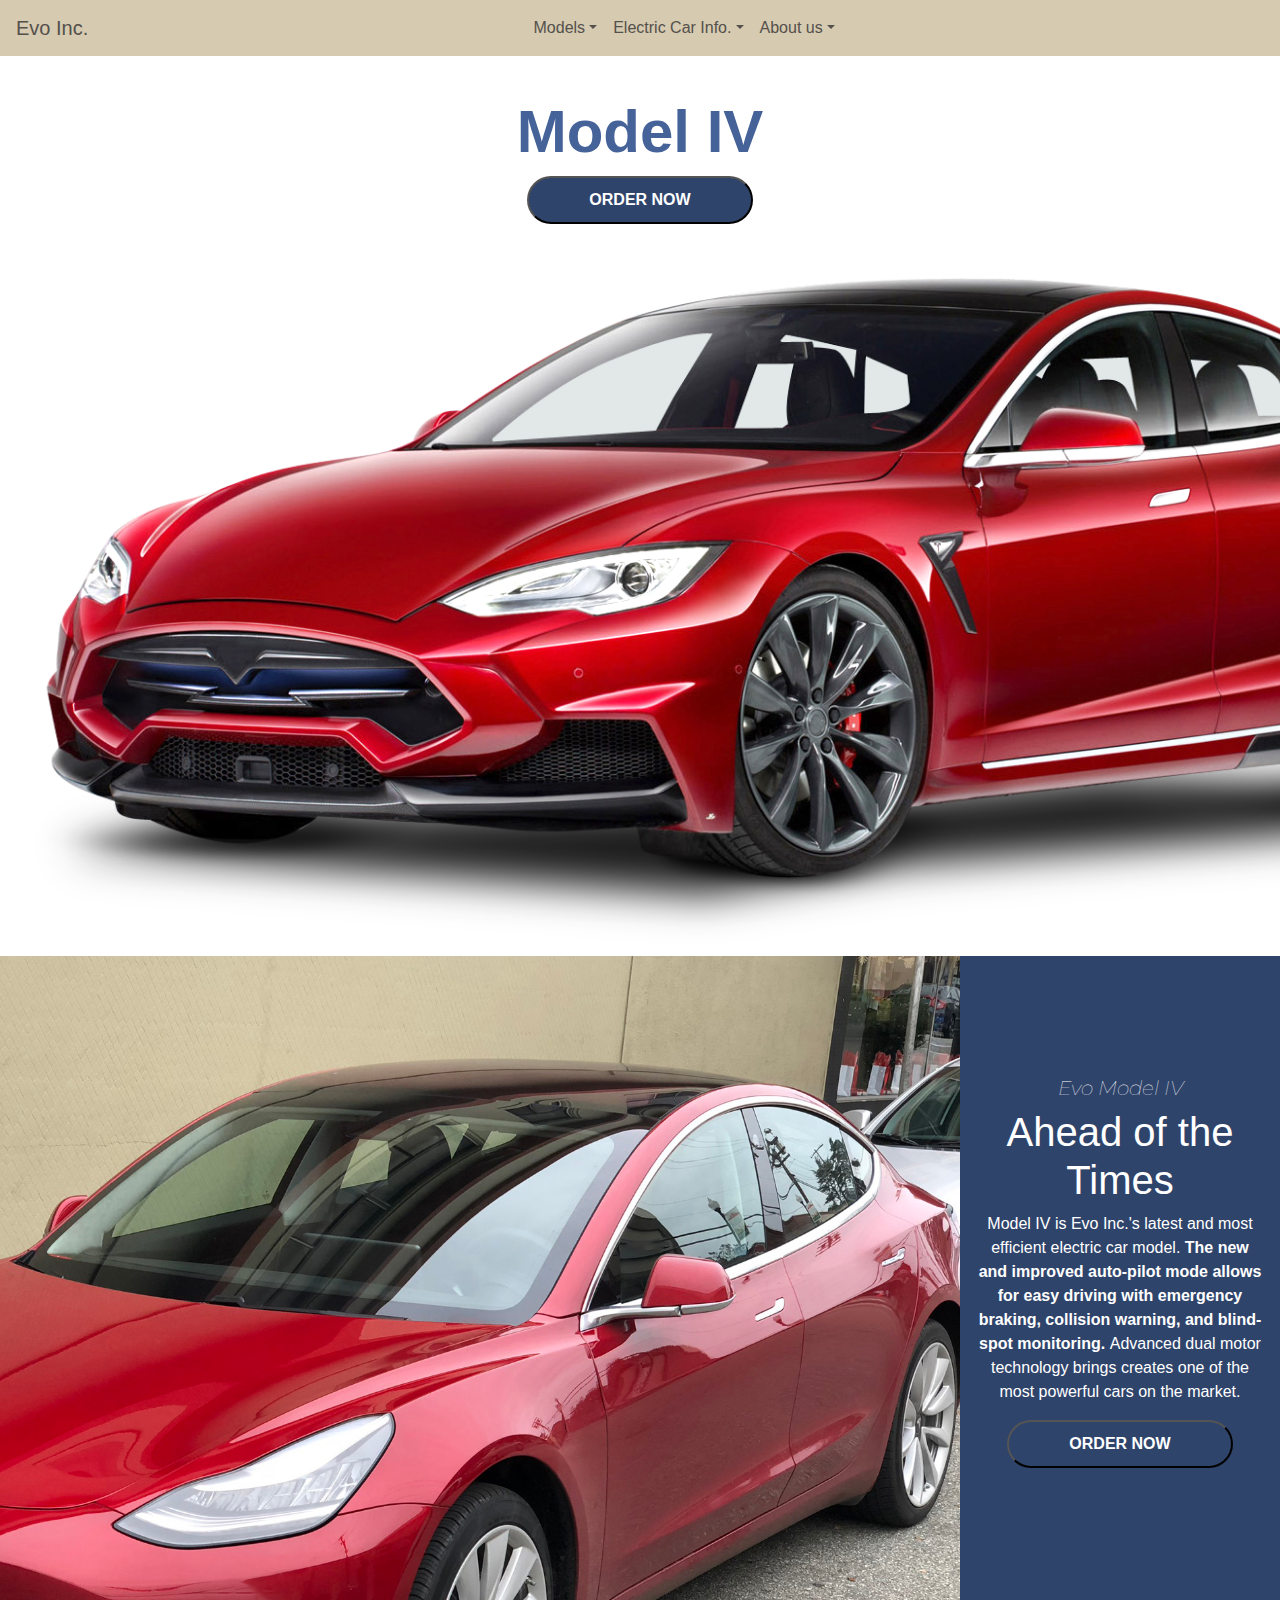
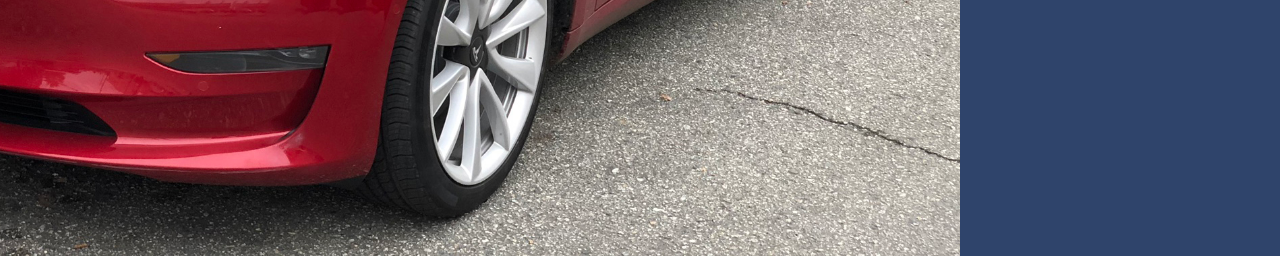
<file: modeliv.html>
<!doctype html>
<html>

<head>
    <meta charset="utf-8">
    <title>Evo Inc. Electric Cars</title>
    <link rel="stylesheet" href="https://stackpath.bootstrapcdn.com/bootstrap/4.4.1/css/bootstrap.min.css"
        integrity="sha384-Vkoo8x4CGsO3+Hhxv8T/Q5PaXtkKtu6ug5TOeNV6gBiFeWPGFN9MuhOf23Q9Ifjh" crossorigin="anonymous">
    <!--Bootstrap Javascript links-->
    <script src="https://code.jquery.com/jquery-3.4.1.slim.min.js"
        integrity="sha384-J6qa4849blE2+poT4WnyKhv5vZF5SrPo0iEjwBvKU7imGFAV0wwj1yYfoRSJoZ+n"
        crossorigin="anonymous"></script>
    <script src="https://cdn.jsdelivr.net/npm/popper.js@1.16.0/dist/umd/popper.min.js"
        integrity="sha384-Q6E9RHvbIyZFJoft+2mJbHaEWldlvI9IOYy5n3zV9zzTtmI3UksdQRVvoxMfooAo"
        crossorigin="anonymous"></script>
    <script src="https://stackpath.bootstrapcdn.com/bootstrap/4.4.1/js/bootstrap.min.js"
        integrity="sha384-wfSDF2E50Y2D1uUdj0O3uMBJnjuUD4Ih7YwaYd1iqfktj0Uod8GCExl3Og8ifwB6"
        crossorigin="anonymous"></script>
    <!--Css link-->
    <link rel="stylesheet" href="modeliv.css" type="text/css">
    <link rel="stylesheet" href="stylesheet.css" type="text/css">
    <link href="https://fonts.googleapis.com/css?family=Montserrat" rel="stylesheet">
    <!--Javascript link-->
    <script src="app.js"></script>
</head>

<body>
    <nav class="navbar navbar-expand-md sticky-top">
        <a class="navbar-brand" href="https://tsa-webmaster.github.io/">Evo Inc.</a>

        <div class="collapse navbar-collapse justify-content-center" id="navbarNav">
            <ul class="navbar-nav">
                <li class="nav-item dropdown">
                    <a class="nav-link dropdown-toggle" data-toggle="dropdown" href="#" role="button"
                        aria-haspopup="true" aria-expanded="false">Models</a>
                    <div class="dropdown-menu">
                        <a class="dropdown-item" href="modeli.html">Model I</a>
                        <a class="dropdown-item" href="modelii.html">Model II</a>
                        <a class="dropdown-item" href="modeliii.html">Model III</a>
                        <a class="dropdown-item" href="modeliv.html">Model IV</a>
                    </div>
                </li>
                <li class="nav-item dropdown">
                    <a class="nav-link dropdown-toggle" data-toggle="dropdown" href="#" role="button"
                        aria-haspopup="true" aria-expanded="false">Electric Car Info.</a>
                    <div class="dropdown-menu">
                        <a class="dropdown-item" href="engine.html">Engine</a>
                        <a class="dropdown-item" href="battery.html">Battery</a>
                        <!--How the car is good for the future-->
                    </div>
                </li>
                <li class="nav-item dropdown">
                    <a class="nav-link dropdown-toggle" data-toggle="dropdown" href="#" role="button"
                        aria-haspopup="true" aria-expanded="false">About us</a>
                    <div class="dropdown-menu">
                        <a class="dropdown-item" href="https://tsa-webmaster.github.io/stem-at-exeter/">Our STEM
                            Courses</a>
                        <a class="dropdown-item" href="https://tsa-webmaster.github.io/patsa/">Our TSA Chapter</a>
                        <a class="dropdown-item" href="https://tsa-webmaster.github.io">Design Brief</a>
                    </div>
                </li>
            </ul>
        </div>
    </nav>
    <section id="modelI-intro">
        <div class="container">
            <div class="row">
                <div class="col align-self-center">
                    <h1 id="modelOneHead">Model IV</h1>
                </div>
            </div>
            <div class="row">
                <div class="col-xl-12" id="modelOneOrderButton">
                    <button class="orderBtn">ORDER NOW</button>
                </div>
            </div>
        </div>
    </section>
    <div class="line"></div>
    <section id="modelI-info">
        <div class="container" id="modelI-infoText">
            <div class="row subscriptTitle_MI">
                <div class="col-xl-12">
                    <br>
                    <br>
                    <br>
                    <br>
                    <br>
                    <h5>Evo Model IV</h5>
                </div>
            </div>
            <div class="row">
                <div class="col-xl-12">
                    <h1>Ahead of the Times</h1>
                </div>
            </div>
            <div id="row">
                <div id="col-xl-12">
                    <p>
                        Model IV is Evo Inc.'s latest and most efficient electric car model.
                        <strong>
                            The new and improved auto-pilot mode allows for easy driving with emergency braking,
                            collision warning, and blind-spot monitoring.
                        </strong>
                        Advanced dual motor technology brings creates one of the most powerful cars on the market.
                    </p>
                </div>
                <div class="col-xl-12">
                    <div class="col-xl-12" id="modelOneOrderButtonTRANS">
                        <button class="orderBtn">ORDER NOW</button>
                    </div>
                </div>
            </div>
        </div>
    </section>
</body>

</html>
</file>
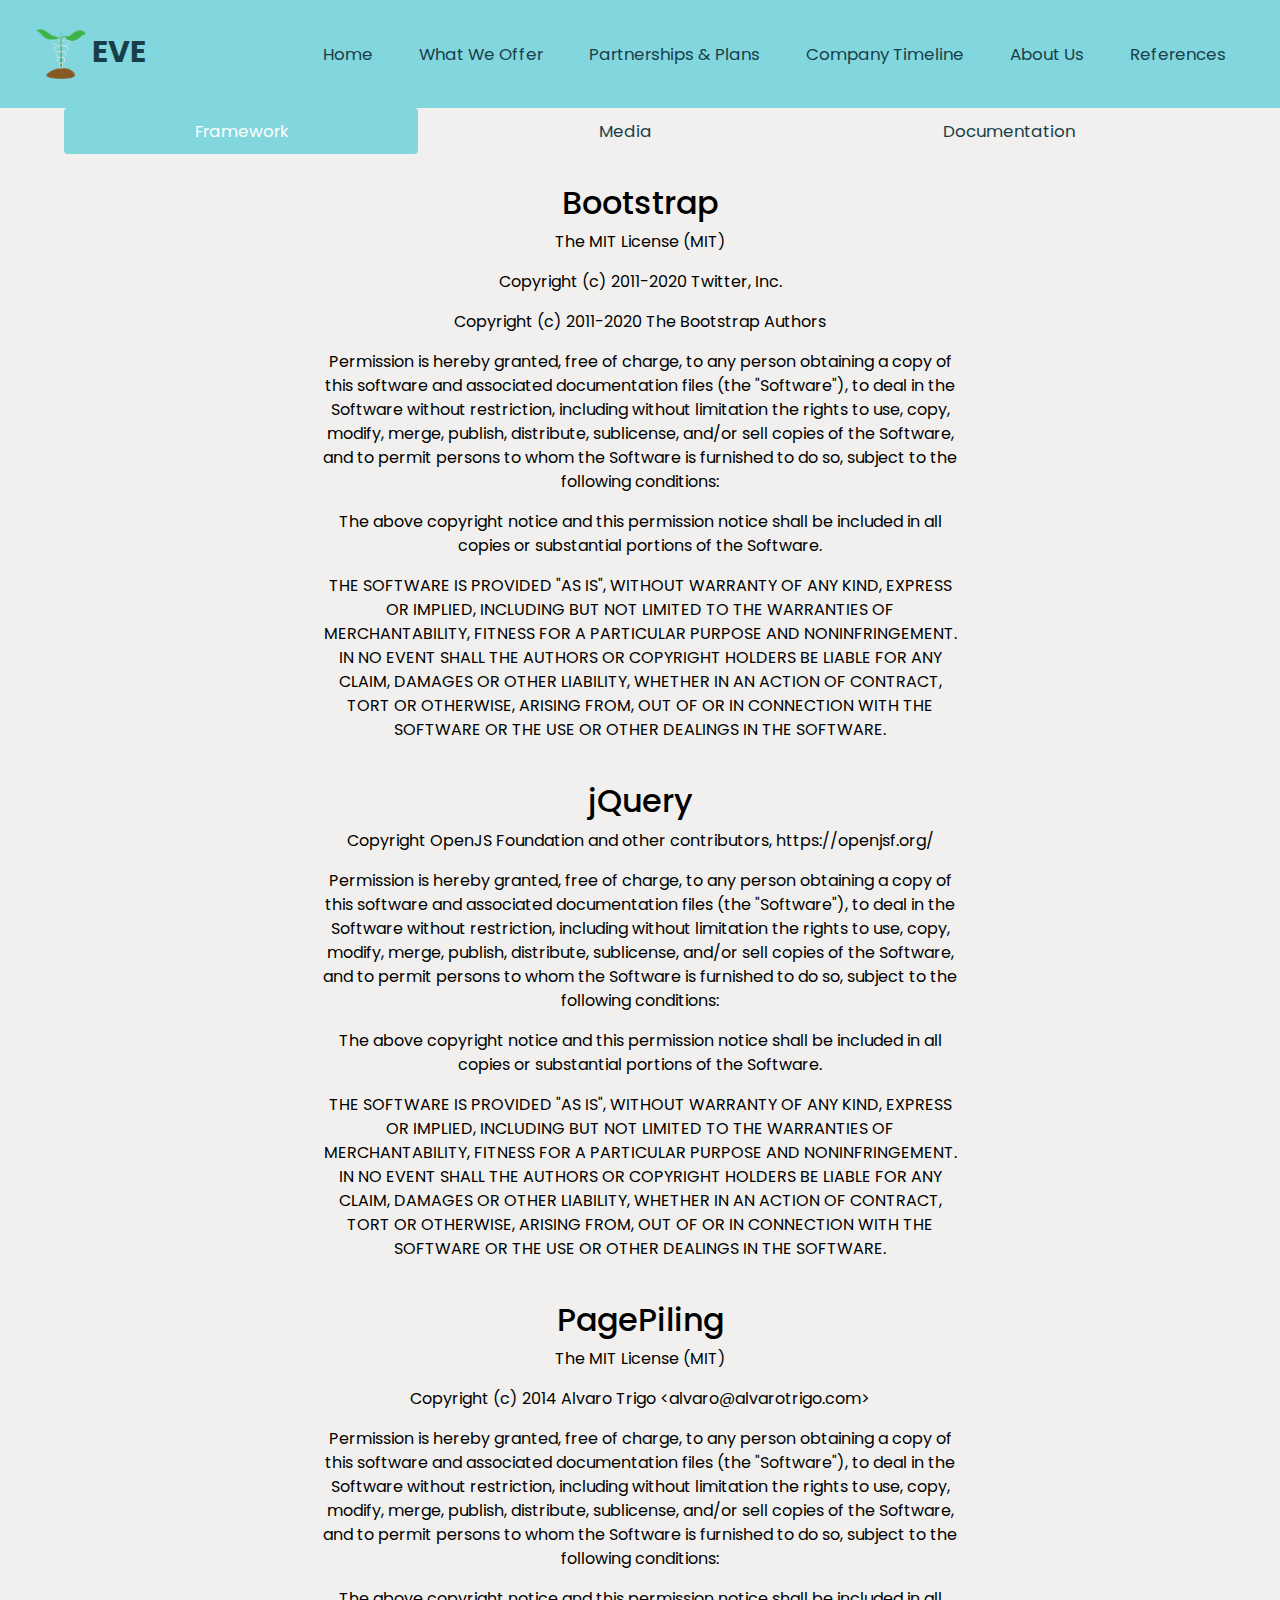
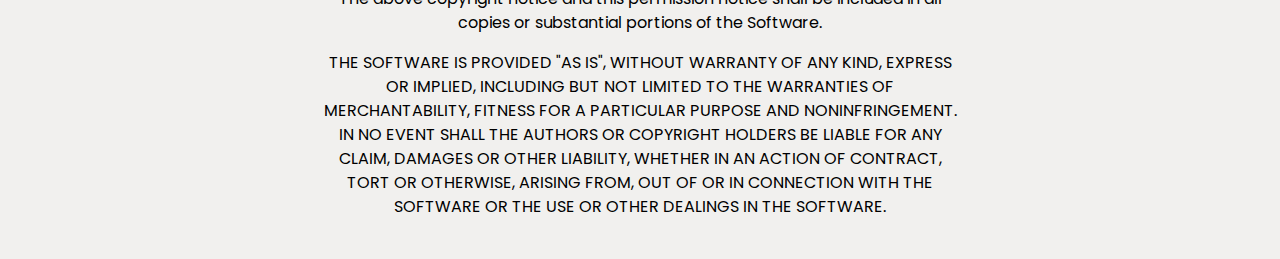
<file: references.html>
<!doctype html>
<html>
<head>
	<meta charset="utf-8">
	<meta name="viewport" content="width=device-width, initial-scale=1">
	<title>About</title>

	<link href="https://fonts.googleapis.com/css?family=Poppins&display=swap" rel="stylesheet">

	<link href="css/bootstrap-4.4.1.css" rel="stylesheet">
	<script src="js/jquery-3.4.1.min.js"></script>
	<script src="js/popper.min.js"></script>
	<script src="js/bootstrap-4.4.1.js"></script>
	<script src="https://ajax.googleapis.com/ajax/libs/jquery/3.5.1/jquery.min.js"></script>

	<link rel="stylesheet" href="css/index.css" type="text/css">
	<link rel="stylesheet" href="css/references.css" type="text/css">
	<script src="js/index.js"></script>
</head>

<body>
	<nav class="navbar navbar-dark navbar-expand-lg fixed-top" id="nav" onmouseover="opaque(this)"
		onmouseout="transparent(this)">
		<a class="navbar-brand" href="index.html">
			<img src="images/roughdraft1.png" width="50" height="50" class="d-inline-block align-center" alt=""
				loading="lazy"> EVE
		</a>
		<button class="navbar-toggler" type="button" data-toggle="collapse" data-target="#navbarToggler"
			aria-controls="navbarTogglerDemo02" aria-expanded="false" aria-label="Toggle navigation">
			<span class="navbar-toggler-icon"></span>
		</button>

		<div class="collapse navbar-collapse" id="navbarToggler">
			<ul class="navbar-nav ml-auto">
				<li class="nav-item">
					<a class="nav-link" href="index.html" id="navbarDropdownMenuLink">Home</a>
				</li>
				<li class="nav-item">
					<a class="nav-link" href="products.html" id="navbarDropdownMenuLink">What We Offer</a>
				</li>
				<li class="nav-item">
					<a class="nav-link" href="PartAndPlans.html" id="navbarDropdownMenuLink">Partnerships & Plans</a>
				</li>
				<li class="nav-item">
					<a class="nav-link" href="timeline.html" id="navbarDropdownMenuLink">Company Timeline</a>
				</li>
				<li class="nav-item">
					<a class="nav-link" href="aboutUs.html" id="navbarDropdownMenuLink">About Us</a>
				</li>
				<li class="nav-item">
					<a class="nav-link" href="references.html" id="navbarDropdownMenuLink">References</a>
				</li>
			</ul>
		</div>

	</nav>
	
	<div class="section">
		<div class="sectionHeader">
			<ul class="nav nav-tabs nav-justified rounded" id="refMenu" role="tablist">
				<li class="nav-item">
					<a class="nav-link border-left rounded active" id="framework-tab" data-toggle="tab" href="#home" role="tab" aria-controls="home" aria-selected="true">Framework</a>
				</li>
				<li class="nav-item">
					<a class="nav-link" id="research-tab" data-toggle="tab" href="#profile" role="tab" aria-controls="profile" aria-selected="false">Media</a>
				</li>
				<li class="nav-item">
					<a class="nav-link border-right rounded" id="media-tab" data-toggle="tab" href="#contact" role="tab" aria-controls="contact" aria-selected="false">Documentation</a>
				</li>
			</ul>
			<div class="tab-content" id="tabContent">
				<div class="tab-pane fade show active" id="home" role="tabpanel" aria-labelledby="framework-tab">
					<br>
					<h2>Bootstrap</h2>
					<p>The MIT License (MIT)</p>
					<p>Copyright (c) 2011-2020 Twitter, Inc.</p>
					<p>Copyright (c) 2011-2020 The Bootstrap Authors</p>
					<p>Permission is hereby granted, free of charge, to any person obtaining a copy of this software and associated documentation files (the "Software"), to deal in the Software without restriction, including without limitation the rights to use, copy, modify, merge, publish, distribute, sublicense, and/or sell copies of the Software, and to permit persons to whom the Software is furnished to do so, subject to the following conditions:</p>
					<p>The above copyright notice and this permission notice shall be included in all copies or substantial portions of the Software.</p>
					<p>THE SOFTWARE IS PROVIDED "AS IS", WITHOUT WARRANTY OF ANY KIND, EXPRESS OR IMPLIED, INCLUDING BUT NOT LIMITED TO THE WARRANTIES OF MERCHANTABILITY, FITNESS FOR A PARTICULAR PURPOSE AND NONINFRINGEMENT. IN NO EVENT SHALL THE AUTHORS OR COPYRIGHT HOLDERS BE LIABLE FOR ANY CLAIM, DAMAGES OR OTHER LIABILITY, WHETHER IN AN ACTION OF CONTRACT, TORT OR OTHERWISE, ARISING FROM, OUT OF OR IN CONNECTION WITH THE SOFTWARE OR THE USE OR OTHER DEALINGS IN THE SOFTWARE.</p>
					<br>
					<h2>jQuery</h2>
					<p>Copyright OpenJS Foundation and other contributors, https://openjsf.org/</p>
					<p>Permission is hereby granted, free of charge, to any person obtaining a copy of this software and associated documentation files (the "Software"), to deal in the Software without restriction, including without limitation the rights to use, copy, modify, merge, publish, distribute, sublicense, and/or sell copies of the Software, and to permit persons to whom the Software is furnished to do so, subject to the following conditions:</p>
					<p>The above copyright notice and this permission notice shall be included in all copies or substantial portions of the Software.</p>
					<p>THE SOFTWARE IS PROVIDED "AS IS", WITHOUT WARRANTY OF ANY KIND, EXPRESS OR IMPLIED, INCLUDING BUT NOT LIMITED TO THE WARRANTIES OF MERCHANTABILITY, FITNESS FOR A PARTICULAR PURPOSE AND NONINFRINGEMENT. IN NO EVENT SHALL THE AUTHORS OR COPYRIGHT HOLDERS BE LIABLE FOR ANY CLAIM, DAMAGES OR OTHER LIABILITY, WHETHER IN AN ACTION OF CONTRACT, TORT OR OTHERWISE, ARISING FROM, OUT OF OR IN CONNECTION WITH THE SOFTWARE OR THE USE OR OTHER DEALINGS IN THE SOFTWARE.</p>
					<br>
					<h2>PagePiling</h2>
					<p>The MIT License (MIT)</p>
					<p>Copyright (c) 2014 Alvaro Trigo &lt;alvaro@alvarotrigo.com&gt;</p>
					<p>Permission is hereby granted, free of charge, to any person obtaining a copy of this software and associated documentation files (the "Software"), to deal in the Software without restriction, including without limitation the rights to use, copy, modify, merge, publish, distribute, sublicense, and/or sell copies of the Software, and to permit persons to whom the Software is furnished to do so, subject to the following conditions:</p>
					<p>The above copyright notice and this permission notice shall be included in all copies or substantial portions of the Software.</p>
					<p>THE SOFTWARE IS PROVIDED "AS IS", WITHOUT WARRANTY OF ANY KIND, EXPRESS OR IMPLIED, INCLUDING BUT NOT LIMITED TO THE WARRANTIES OF MERCHANTABILITY, FITNESS FOR A PARTICULAR PURPOSE AND NONINFRINGEMENT. IN NO EVENT SHALL THE AUTHORS OR COPYRIGHT HOLDERS BE LIABLE FOR ANY CLAIM, DAMAGES OR OTHER LIABILITY, WHETHER IN AN ACTION OF CONTRACT, TORT OR OTHERWISE, ARISING FROM, OUT OF OR IN CONNECTION WITH THE SOFTWARE OR THE USE OR OTHER DEALINGS IN THE SOFTWARE.</p>
					<br>

				</div>
				
				<div class="tab-pane fade" id="profile" role="tabpanel" aria-labelledby="research-tab">
					<br>
					<h2>Unsplash</h2>
					<p>Unsplash grants you an irrevocable, nonexclusive, worldwide copyright license to download, copy, modify, distribute, perform, and use photos from Unsplash for free, including for commercial purposes, without permission from or attributing the photographer or Unsplash. This license does not include the right to compile photos from Unsplash to replicate a similar or competing service.</p>
				</div>
				
				<div class="tab-pane fade" id="contact" role="tabpanel" aria-labelledby="media-tab">
					<br>
					<h2>Plan of Work Log - TSA Form</h2>
					<br>
					<iframe src="/files/workLog.pdf" width="100%" height="500px"></iframe>
					<br>
					<br>
					<br>
					<br>
					<h2>Plan of Work Log - Detailed Log</h2>
					<br>
					<iframe src="/files/documentation.pdf" width="100%" height="500px"></iframe>
					<br>
					<br>
					<br>
					<br>
					<h2>Student Copyright Checklist</h2>
					<br>
					<iframe src="/files/copyright.pdf" width="100%" height="500px"></iframe>
				</div>
			</div>
		</div>
	</div>
</body>	
</html>
</file>
<file: css/index.css>
@charset "utf-8";

::-webkit-scrollbar {
	width: 10px;
}

::-webkit-scrollbar-track {
	background: var(--mainBgColor);
	z-index: -9999;
}

::-webkit-scrollbar-thumb {
	background: #666;
	border-radius: 10px;
}

::-webkit-scrollbar-thumb:hover {
	background: #555;
}

::-webkit-scrollbar-corner {
	background: rgba(0, 0, 0, 0.5);
}

* {
	margin: 0;
	padding: 0;
	top: 0;
	box-sizing: border-box;
	scroll-behavior: smooth;
	transition: all 500ms ease;
	font-family: 'Poppins', sans-serif;
	text-decoration: none;
}

body {
	width: 100%;
	height: 100%;
	padding: 0;
	margin: 0;
	font-family: 'Montserrat', sans-serif;
	background-color: var(--mainBgColor) !important;
	overflow-x: hidden;
}



/* Variables */

/* Colors */
:root {
	/* --mainBgColor: #494d5f;
	--textcolor: #a0d2e8;
	--comp: #3a3e50; */
	/* --mainBgColor: #aabec6;
	--textColor: #1c2433;
	--comp: #82a5ba; */
	--mainBgColor: #f1f0ee;
	--textColor: #183f49;
	--comp: #82d7df;
	--rev: #d9fbff;

}


.carousel-item {
	display: flex;
	height: 88vh;
	width: 100%;
	order: 2;
}

.carousel-item img {
	display: flex;
	max-width: 90%;
	max-height: 90%;
	width: auto;
	height: auto;
	order: 2;
	align-self: center;
}

.info h2 {
	font-weight: bolder;
	text-align: center;
	margin-top: 10%;
	font-size: 3.5rem;
}

.info h6 {
	font-weight: lighter;
	text-align: center;
	line-height: 150%;
	font-size: 1.5rem;
}

.btnContainer {
	padding: 25%;
}

.buttonDiv {
	margin: 0;
	position: absolute;
	top: 50%;
	left: 50%;
	-ms-transform: translate(-50%, -50%);
	transform: translate(-50%, -50%);
}

.buttonDiv button {
	background-color: var(--comp);
	padding: 1rem;
	border-radius: 25%;
	font-family: 'Montserrat', sans-serif;
	font-weight: bold;
}

.carousel-fade .carousel-item {
	opacity: 0;
	transition-duration: .6s;
	transition-property: ease all;
	transition-property: opacity;
}

.carousel-fade .carousel-item.active,
.carousel-fade .carousel-item-next.carousel-item-left,
.carousel-fade .carousel-item-prev.carousel-item-right {
	opacity: 1;
}

.carousel-fade .active.carousel-item-left,
.carousel-fade .active.carousel-item-right,
.carousel-fade .active.carousel-item-left .info,
.carousel-fade .active.carousel-item-right .info {
	opacity: 0;
}

.carousel-fade .carousel-item-next,
.carousel-fade .carousel-item-prev,
.carousel-fade .carousel-item.active,
.carousel-fade .active.carousel-item-left,
.carousel-fade .active.carousel-item-prev {
	transform: translateX(0);
	transform: translate3d(0, 0, 0);
}

#carouselExampleControls {
	padding-top: 12vh;
}

/* Video */
#videoHolder {
	width: 900px;
	height: 506.25px;
	margin: 1rem;
	background-color: yellow;
	text-align: center;
	position: absolute;
}


.videoIcon button {
	width: 100px;
	height: 100px;
	background-color: red;
	margin-top: 125%;
	margin-bottom: 125%;
	align-content: center;
}

.videoIcon {
	text-align: center;
}

/* Navbar */
.navbar {
	height: 12vh;
}

a.navbar-brand {
	font-size: 30px;
	font-weight: bolder;
	/* font-family: "Coming Soon", cursive; */
	padding-left: 20px;
	color: var(--textColor) !important;
}

ul li {
	padding-right: 30px;
}

ul li a {
	font-size: 20px;
}

/* Make this be an added class to the drop down when in mobile size(JS) 
ul.navbar-nav.ml-auto {
	background-color: var(--accent);
}
 */

nav#nav.navbar-dark.navbar-expand-lg.fixed-top.bg-dark {
	background-color: var(--comp) !important;
}


.dropdown-item {
	color: var(--textcolor) !important;
	font-size: 14px;
	font-weight: lighter !important;
}

.dropdown-menu {
	background-color: var(--comp) !important;
	border: none !important;
	border-top: 12%;
}

a.nav-link {
	color: var(--textColor) !important;
	font-weight: normal !important;
	font-size: 105%;
}

.navbar-expand .navbar-nav .dropdown-menu .dropdown-item:hover {
	background-color: #212427;
}

nav {
	top: 0;
	width: 100%;
	z-index: 1000;
}

.carousel-control-prev {
	position: absolute;
	left: 100%;
}

/* Carosuel */
.reviewButtons img {
	display: block;

}

.show {
	background-color: var(--comp) !important;
}

.reviewButtons {
	width: 5rem;
	height: 5rem;

}

.reviewText {
	background-color: rgba(2, 143, 158, 0.5) !important;
	text-align: center;
}


/*
.reviewButtons h5 {
	margin-bottom: 0rem;
}

#reviews {
	display: flex;
	width: 100%;
	padding: 0px 50px;
}

*/
#reviews img {
	height: 350%;
	width: auto;
	padding: 10px;
	object-fit: cover;
	object-position: 80% 0;
}

/* #review1 {
	position: relative;
	top: 0;
	right: 4rem;
}

#review2 {
	position: relative;
	top: 0;
	right: 4.5rem;
}

#review3 {
	position: relative;
	right: 10rem;
} */


/* Sections */
.section {
	margin: 0 0 0 0;
	padding: 0;
	max-height: 100vh;
	min-height: 88vh;
	max-width: 100%;
	min-width: 100%;
}

#sectionOne {
	background: linear-gradient(166deg, rgba(255, 255, 255, 1) 0%, rgba(216, 226, 228, 1) 100%);
	height: 100vh;
}

#sectionTwo {
	height: 100vh;
}

#sectionThree {
	height: 100vh;
	text-align: left;
	padding: 40px;
}

#reviews p {
	font-size: 20px;
	text-align: center;
}

.dropdown-menu {
	display: block;
	visibility: hidden;
	opacity: 0;
	transform: translateY(50px);
	transition: .5s ease all;
}

.dropdown-menu.show {
	display: block;
	visibility: visible;
	opacity: 1;
	transform: translateY(0px);
	transition: .5s ease all;
}
</file>
<file: about.css>
@charset "utf-8";
/* CSS Document */

.nav-link {
	transition: all 500ms ease;
	color: #fff;
}

.nav-link:hover {
	color: #eee;
}

.section {
	width: 100%;
	text-align: center;
}

.sectionHeader {
	display: inline-block;
	text-align: center;
	width: 50%;
	background-color: #65CCB8;
}

.nav-link.active {
	background-color: #57ba98 !important;
	border-color: #3b945e !important;
	color: #eee !important;
}

.sectionHeader h2 {
	font-weight: bold;
}

.sectionHeader p {
	font-size: 12pt;
}
</file>
<file: style.css>
@charset "utf-8";
/* CSS Document */

body {
	color: #fff;
	transition: all 500ms ease;
	font-family: 'Rubik', sans-serif;
	background-color: #65CCB8;
	overflow-x: hidden;
	overflow-style: none;
}

body::-webkit-scrollbar {
	display: none;
}

a:visited {
	color: #fff;
}

.dropdown-item {
	transition: all 500ms ease;
}

.dropdown-item:hover {
	background-color: #eee;
}

.navbar a, .navbar a:visited {
	color: #222;
}
</file>
<file: engine.css>
body{
    font-family: 'Montserrat', 'Lucida Sans Unicode', 'Lucida Grande', 'Lucida Sans', Arial, sans-serif;
}

section div h1{
    text-align: center;
}
 
#aboutus{
    background-color: white;
}
 
.container{
    width: 100%;
    height: 100vh;
}
 
section{
    width: 100%;
    height: 100vh;
}
 
.navbar{
    background-color: #2f446b;
}

nav a{
    color: #ffffff;
}
 
.navbar-expand-md .navbar-nav .dropdown-menu {
    position: absolute;
    background-color:  rgba(47, 68, 107, 0.76);
    margin-top: 7.5px;
    margin-left: 0px;
    border-style: none;
	color: #ffffff;
}

.dropdown-item {
	color: #ffffff;
}

#modelI-intro {
	background-image: url("engine_s2.jpg");
	background-repeat: no-repeat;	
	background-size: 1500px;
	background-position: center;
}

#modelOneHead {
	margin-top: 40px;
	font-size: 60px;
	color: #456299;
	font-weight: bolder;
}	

#modelOneOrderButton{
	text-align: center;
}

.orderBtn{
	padding: 10px;
	padding-left: 60px;
	padding-right: 60px;
	background-color:  #203345;
	border-radius: 50px;
	color: #ffffff;
	font-weight: bold;
	outline: none !important;
}

.orderBtn:active{
	outline: none;
}

#modelI-info {
	background-image: url("engine.jpg");
	background-repeat: no-repeat;
	background-size: 1500px;
	background-position-x: cover;
	color: #ffffff;
}

#modelI-infoText {
	height: 100%;
	text-align: center;
	width: 25%;
	float: right;
	background-color:  #2f446b;
}

h5 {
	font-family: 'Montserrat', sans-serif;
	font-weight: lighter;
	font-style: italic;
}

.subscriptTitle_MI {
	margin-bottom: 0px;
	text-align: center;
}

.orderBtn{
	padding: 10px;
	padding-left: 60px;
	padding-right: 60px;
	background-color:  #2f446b;
	border-radius: 50px;
	color: #ffffff;
	font-weight: bold;
	outline: none !important;
}

#modelOneOrderButtonTRANS{
	text-align: center;
	height: 100%;
	color: transparent;
	outline: #54504C;
}

#line {
	height: 10px;
	width: 100%;
	background-color: #383F51;
}
</file>
<file: stylesheet.css>
body{
    font-family: 'PT Sans Narrow', sans-serif;
}

section div h1{
    text-align: center;
}
 
#aboutus{
    background-color: white;
}
 
.container{
    width: 100%;
    height: 100vh;
}
 
section{
    width: 100%;
    height: 100vh;
}
 
#modelOverview{
    background-image: url("Images\modelIV.jpg");
}
 
.navbar{
    background-color: rgb(214, 202, 176);
}

nav a{
    color: #54504C;
}

 
.navbar-expand-md .navbar-nav .dropdown-menu {
    position: absolute;
    background-color:  rgba(214, 202, 176, 0.76);
    margin-top: 7.5px;
    margin-left: 0px;
    border-style: none;
}
</file>
<file: modelII.css>
#modelI-intro {
	background-image: url("modelii.jpg");
	background-repeat: no-repeat;	
	background-size: cover;
}

#modelOneHead {
	margin-top: 40px;
	font-size: 60px;
	color: #456299;
	font-weight: bolder;
}

#modelOneOrderButton{
	text-align: center;
}

.orderBtn{
	padding: 10px;
	padding-left: 60px;
	padding-right: 60px;
	background-color:  #203345;
	border-radius: 50px;
	color: #ffffff;
	font-weight: bold;
	outline: none !important;
}

.orderBtn:active{
	outline: none;
}

#modelI-info {
	background-image: url("modelii_s2.jpg");
	background-size: cover;
	background-position-x: -100px;
	color: #ffffff;
}

#modelI-infoText {
	height: 100%;
	text-align: center;
	width: 25%;
	float: right;
	background-color:  #2f446b;
}

h5 {
	font-family: 'Montserrat', sans-serif;
	font-weight: lighter;
	font-style: italic;
}

.subscriptTitle_MI {
	margin-bottom: 0px;
	text-align: center;
}

.orderBtn{
	padding: 10px;
	padding-left: 60px;
	padding-right: 60px;
	background-color:  #2f446b;
	border-radius: 50px;
	color: #ffffff;
	font-weight: bold;
	outline: none !important;
}

#modelOneOrderButtonTRANS{
	text-align: center;
	height: 100%;
	color: transparent;
	outline: #54504C;
}
</file>
<file: modeliv.css>
body{
    font-family: 'Montserrat', 'Lucida Sans Unicode', 'Lucida Grande', 'Lucida Sans', Arial, sans-serif;
}

section div h1{
    text-align: center;
}
 
#aboutus{
    background-color: white;
}
 
.container{
    width: 100%;
    height: 100vh;
}
 
section{
    width: 100%;
    height: 100vh;
}
 
.navbar{
    background-color: #2f446b;
}

nav a{
    color: #ffffff;
}
 
.navbar-expand-md .navbar-nav .dropdown-menu {
    position: absolute;
    background-color:  rgba(47, 68, 107, 0.76);
    margin-top: 7.5px;
    margin-left: 0px;
    border-style: none;
	color: #ffffff;
}

.dropdown-item {
	color: #ffffff;
}

#modelI-intro {
	background-image: url("modeliv.png");
	background-repeat: no-repeat;	
	background-size: cover;
}

#modelOneHead {
	margin-top: 40px;
	font-size: 60px;
	color: #456299;
	font-weight: bolder;
}	

#modelOneOrderButton{
	text-align: center;
}

.orderBtn{
	padding: 10px;
	padding-left: 60px;
	padding-right: 60px;
	background-color:  #203345;
	border-radius: 50px;
	color: #ffffff;
	font-weight: bold;
	outline: none !important;
}

.orderBtn:active{
	outline: none;
}

#modelI-info {
	background-image: url("modeliv_s2.jpg");
	background-repeat: no-repeat;
	background-size: cover;
	background-position-x: -350px;
	color: #ffffff;
}

#modelI-infoText {
	height: 100%;
	text-align: center;
	width: 25%;
	float: right;
	background-color:  #2f446b;
}

h5 {
	font-family: 'Montserrat', sans-serif;
	font-weight: lighter;
	font-style: italic;
}

.subscriptTitle_MI {
	margin-bottom: 0px;
	text-align: center;
}

.orderBtn{
	padding: 10px;
	padding-left: 60px;
	padding-right: 60px;
	background-color:  #2f446b;
	border-radius: 50px;
	color: #ffffff;
	font-weight: bold;
	outline: none !important;
}

#modelOneOrderButtonTRANS{
	text-align: center;
	height: 100%;
	color: transparent;
	outline: #54504C;
}

#line {
	height: 10px;
	width: 100%;
	background-color: #383F51;
}
</file>
<file: css/references.css>
@charset "utf-8";
/* CSS Document */

body {
	color: #000;
	transition: all 500ms ease;
	font-family: 'Poppins', sans-serif;
	background-color: #f1f0ee;
}

a:visited {
	color: #000;
}

.section {
	width: 100%;
	text-align: center;
	margin-top: 12vh;
}

.show {
	background-color: #f1f0ee !important;
}

.sectionHeader {
	text-align: center;
	width: 100%;
	background-color: #f1f0ee;
}

.sectionHeader p {
	font-size: 12pt;
}

.nav-link {
	width: 100%;
	line-height: 30px;
	vertical-align: middle;
	border: none !important;
}

.nav-link.active {
	background-color: #82d7df !important;
	border-color: #7acdf6 !important;
	color: #fff !important;
	font-weight: bold;
}

#refMenu {
	width: 90%;
	height: 30px;
	margin: 0 auto;
	text-align: center;
	border: none;
}

.tab-pane {
	position: absolute;
	top: 160px;
	left: 25%;
	width: 50%;
	margin: 0 auto;
}
</file>
